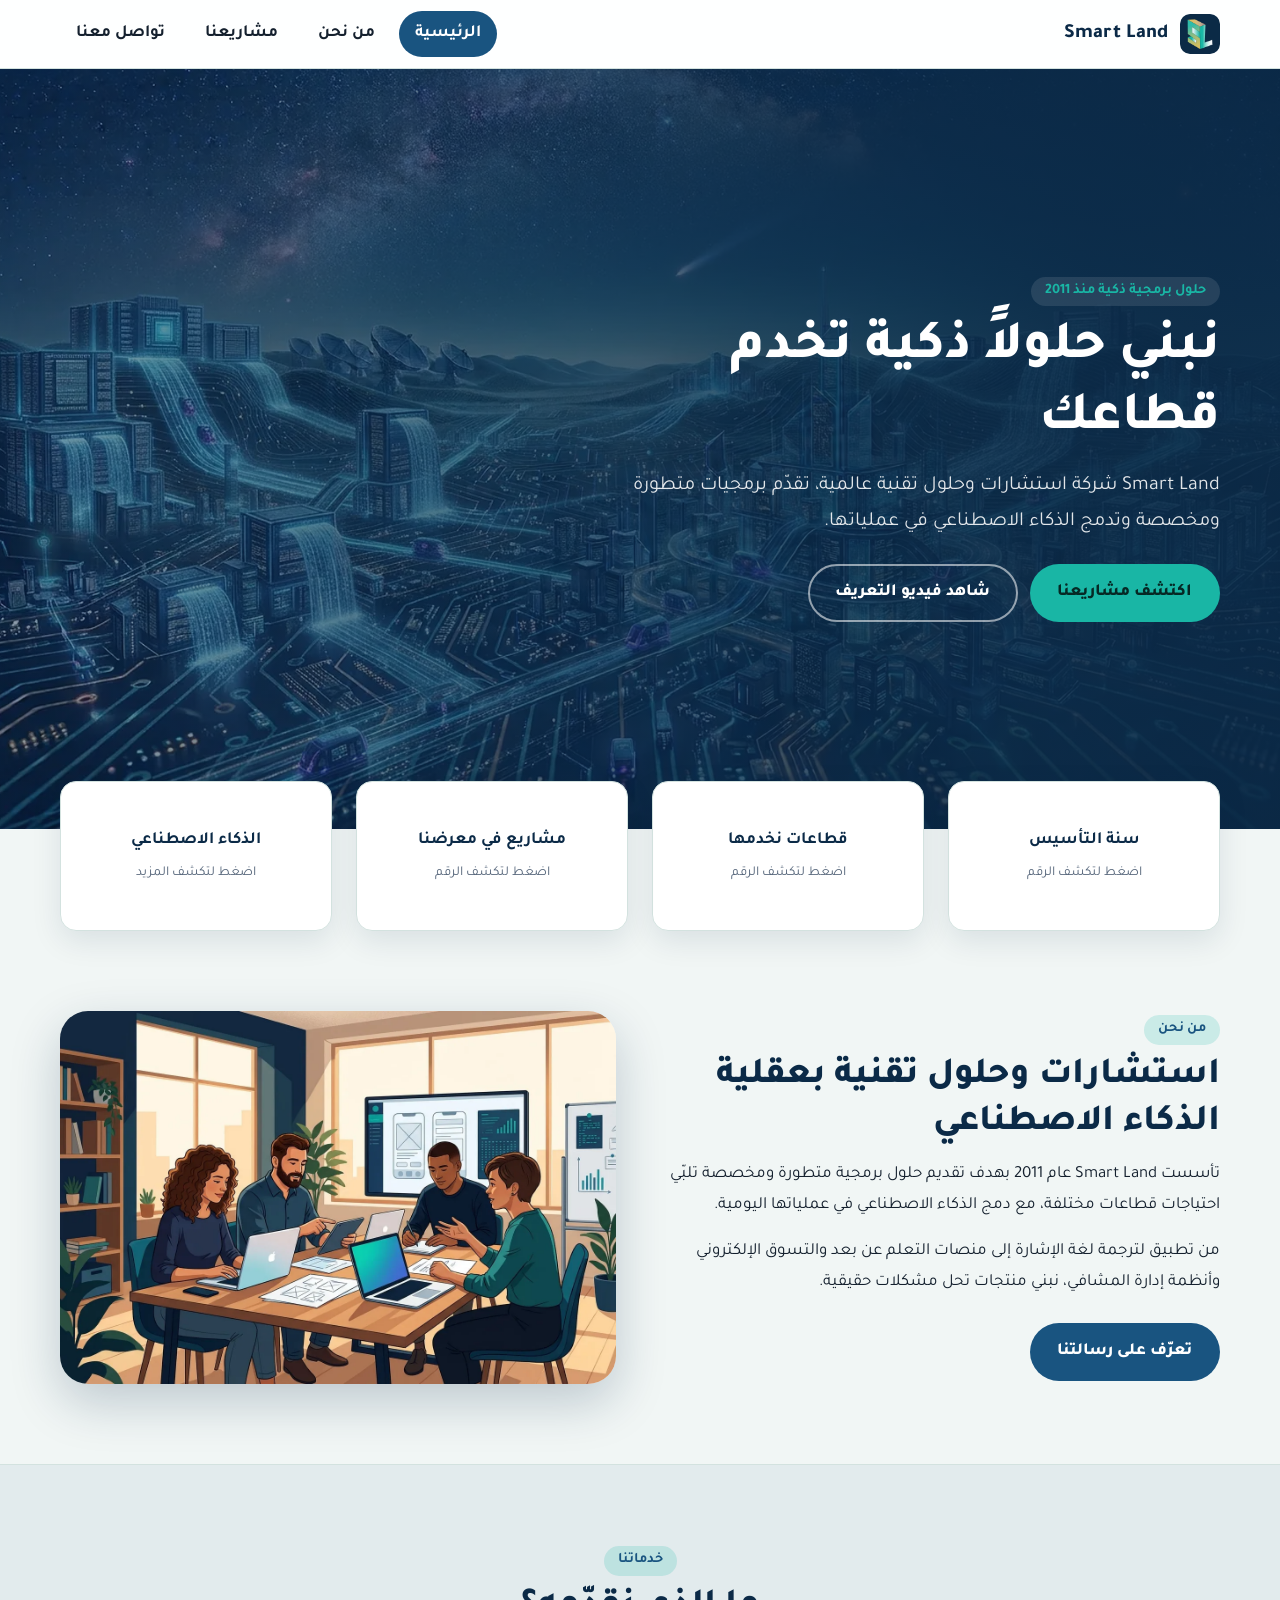
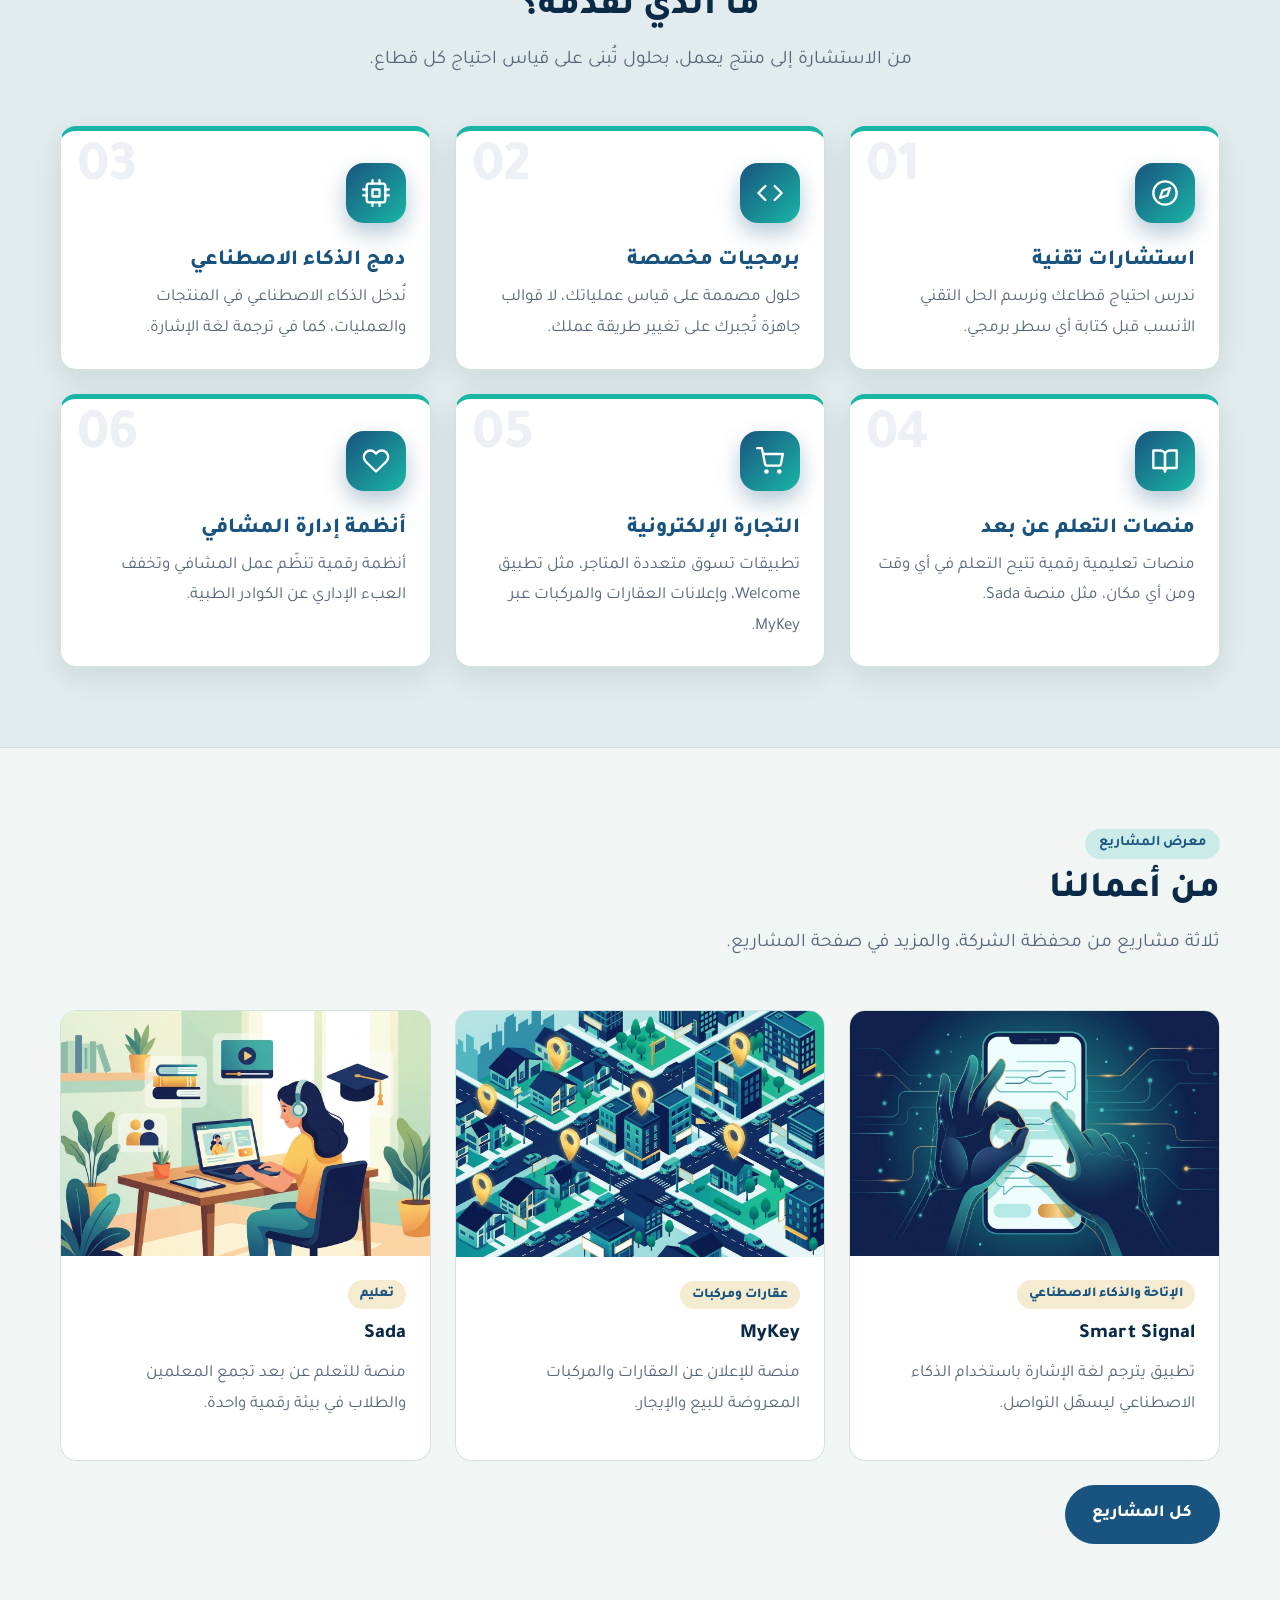
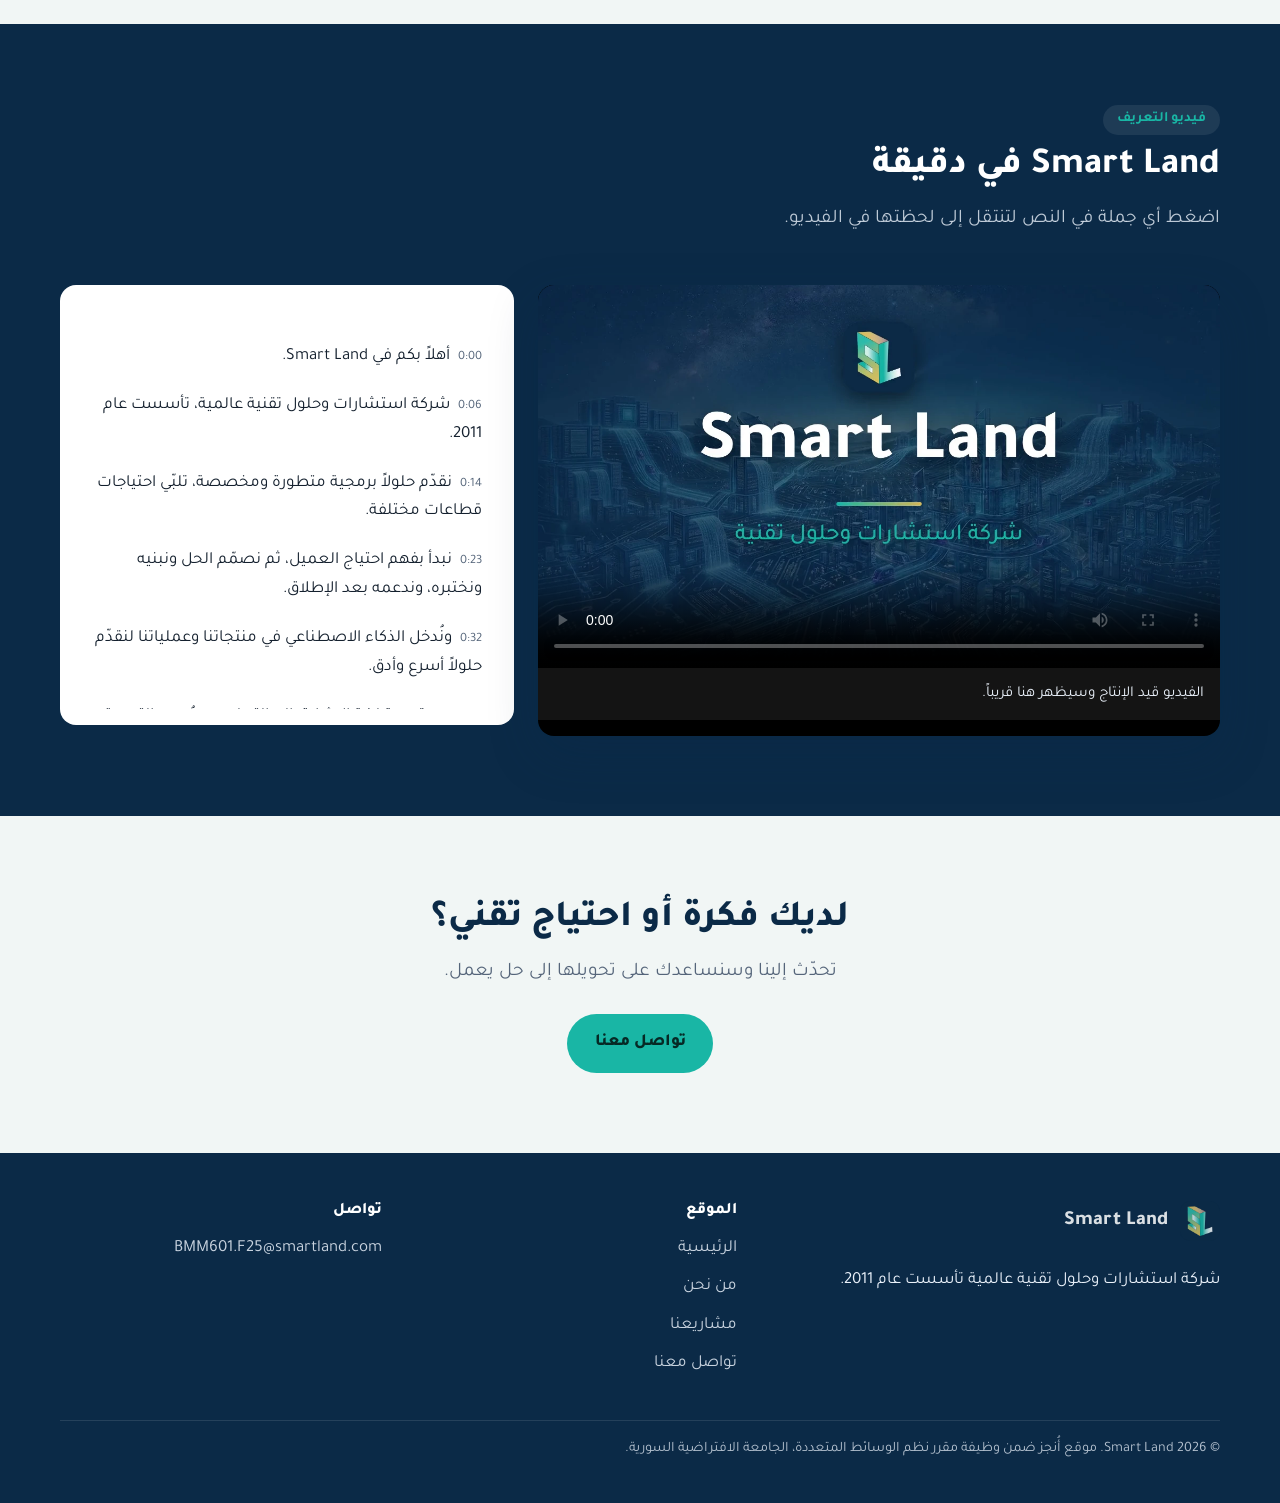
<file: index.html>
<!doctype html>
<html lang="ar" dir="rtl">
<head>
  <meta charset="utf-8">
  <meta name="viewport" content="width=device-width, initial-scale=1">
  <title>Smart Land | حلول برمجية ذكية</title>
  <meta name="description" content="Smart Land شركة استشارات وحلول تقنية عالمية تأسست عام 2011، تقدّم برمجيات مخصصة وتدمج الذكاء الاصطناعي في عملياتها.">
  <link rel="icon" type="image/webp" href="assets/images/favicon.webp">
  <link rel="preconnect" href="https://fonts.googleapis.com">
  <link rel="preconnect" href="https://fonts.gstatic.com" crossorigin>
  <link rel="stylesheet" href="https://fonts.googleapis.com/css2?family=Tajawal:wght@400;500;700;800&display=swap">
  <link rel="stylesheet" href="css/tokens.css">
  <link rel="stylesheet" href="css/base.css">
  <link rel="stylesheet" href="css/components.css">
  <script>document.documentElement.classList.add("js");</script>
</head>
<body>
  <!-- أيقونات (sprite) -->
  <svg width="0" height="0" style="position:absolute" aria-hidden="true" focusable="false">
    <symbol id="i-cpu" viewBox="0 0 24 24"><rect x="4" y="4" width="16" height="16" rx="2"/><rect x="9" y="9" width="6" height="6"/><path d="M9 1v3M15 1v3M9 20v3M15 20v3M20 9h3M20 14h3M1 9h3M1 14h3"/></symbol>
    <symbol id="i-code" viewBox="0 0 24 24"><polyline points="16 18 22 12 16 6"/><polyline points="8 6 2 12 8 18"/></symbol>
    <symbol id="i-heart" viewBox="0 0 24 24"><path d="M20.8 4.6a5.5 5.5 0 0 0-7.8 0L12 5.7l-1-1.1a5.5 5.5 0 0 0-7.8 7.8l1 1.1L12 21l7.8-7.5 1-1.1a5.5 5.5 0 0 0 0-7.8z"/></symbol>
    <symbol id="i-cart" viewBox="0 0 24 24"><circle cx="9" cy="21" r="1"/><circle cx="20" cy="21" r="1"/><path d="M1 1h4l2.7 13.4a2 2 0 0 0 2 1.6h9.7a2 2 0 0 0 2-1.6L23 6H6"/></symbol>
    <symbol id="i-book" viewBox="0 0 24 24"><path d="M2 3h6a4 4 0 0 1 4 4v14a3 3 0 0 0-3-3H2z"/><path d="M22 3h-6a4 4 0 0 0-4 4v14a3 3 0 0 1 3-3h7z"/></symbol>
    <symbol id="i-compass" viewBox="0 0 24 24"><circle cx="12" cy="12" r="10"/><polygon points="16.24 7.76 14.12 14.12 7.76 16.24 9.88 9.88 16.24 7.76"/></symbol>
  </svg>

  <a class="skip-link" href="#main">انتقل إلى المحتوى</a>

  <header class="site-header">
    <div class="container">
      <a class="brand" href="index.html">
        <img src="assets/images/logo-main.webp" width="40" height="40" alt="شعار Smart Land">
        <span>Smart Land</span>
      </a>
      <button class="nav-toggle" aria-expanded="false" aria-controls="site-nav" aria-label="القائمة">
        <span></span><span></span><span></span>
      </button>
      <nav class="nav" id="site-nav" aria-label="التنقل الرئيسي">
        <a href="index.html" aria-current="page">الرئيسية</a>
        <a href="about.html">من نحن</a>
        <a href="projects.html">مشاريعنا</a>
        <a href="contact.html">تواصل معنا</a>
      </nav>
    </div>
  </header>

  <main id="main">
    <!-- ========== الواجهة الرئيسية ========== -->
    <section class="hero">
      <img class="hero__bg" src="assets/images/hero.webp" width="1600" height="900" alt="" fetchpriority="high">
      <div class="container">
        <span class="eyebrow">حلول برمجية ذكية منذ 2011</span>
        <h1>نبني حلولاً ذكية تخدم قطاعك</h1>
        <p>Smart Land شركة استشارات وحلول تقنية عالمية، تقدّم برمجيات متطورة ومخصصة وتدمج الذكاء الاصطناعي في عملياتها.</p>
        <div class="btn-row">
          <a class="btn btn--primary" href="projects.html">اكتشف مشاريعنا</a>
          <a class="btn btn--ghost" href="#intro-video">شاهد فيديو التعريف</a>
        </div>
      </div>
    </section>

    <!-- ========== إحصاءات سريعة (كلها من نص الوظيفة) ========== -->
    <div class="container">
      <div class="stats reveal">
        <!-- كل مربع زر: الوجه الأمامي يعرض العنوان، والخلفي يعرض النتيجة. الضغط يقلبه (js/main.js + css/components.css) -->
        <button class="stat" type="button" aria-pressed="false">
          <span class="stat__inner">
            <span class="stat__face stat__face--front">
              <span class="stat__label">سنة التأسيس</span>
              <span class="stat__hint">اضغط لتكشف الرقم</span>
            </span>
            <span class="stat__face stat__face--back">
              <strong class="stat__value">2011</strong>
              <span class="stat__label">سنة التأسيس</span>
            </span>
          </span>
        </button>
        <button class="stat" type="button" aria-pressed="false">
          <span class="stat__inner">
            <span class="stat__face stat__face--front">
              <span class="stat__label">قطاعات نخدمها</span>
              <span class="stat__hint">اضغط لتكشف الرقم</span>
            </span>
            <span class="stat__face stat__face--back">
              <strong class="stat__value">5</strong>
              <span class="stat__label">قطاعات نخدمها</span>
            </span>
          </span>
        </button>
        <button class="stat" type="button" aria-pressed="false">
          <span class="stat__inner">
            <span class="stat__face stat__face--front">
              <span class="stat__label">مشاريع في معرضنا</span>
              <span class="stat__hint">اضغط لتكشف الرقم</span>
            </span>
            <span class="stat__face stat__face--back">
              <strong class="stat__value">5</strong>
              <span class="stat__label">مشاريع في معرضنا</span>
            </span>
          </span>
        </button>
        <button class="stat" type="button" aria-pressed="false">
          <span class="stat__inner">
            <span class="stat__face stat__face--front">
              <span class="stat__label">الذكاء الاصطناعي</span>
              <span class="stat__hint">اضغط لتكشف المزيد</span>
            </span>
            <span class="stat__face stat__face--back">
              <strong class="stat__value">AI</strong>
              <span class="stat__label">مدمج في عملياتنا</span>
            </span>
          </span>
        </button>
      </div>
    </div>

    <!-- ========== من نحن (مختصر) ========== -->
    <section class="section">
      <div class="container split">
        <div class="reveal">
          <span class="eyebrow">من نحن</span>
          <h2>استشارات وحلول تقنية بعقلية الذكاء الاصطناعي</h2>
          <p>تأسست Smart Land عام 2011 بهدف تقديم حلول برمجية متطورة ومخصصة تلبّي احتياجات قطاعات مختلفة، مع دمج الذكاء الاصطناعي في عملياتها اليومية.</p>
          <p>من تطبيق لترجمة لغة الإشارة إلى منصات التعلم عن بعد والتسوق الإلكتروني وأنظمة إدارة المشافي، نبني منتجات تحل مشكلات حقيقية.</p>
          <div class="btn-row"><a class="btn btn--dark" href="about.html">تعرّف على رسالتنا</a></div>
        </div>
        <img class="reveal" src="assets/images/about-team.webp" width="1200" height="800" loading="lazy" alt="رسم توضيحي مولّد بالذكاء الاصطناعي لفريق يناقش تصميم حل برمجي">
      </div>
    </section>

    <!-- ========== الخدمات ========== -->
    <section class="section section--cards">
      <div class="container">
        <div class="section-head section-head--center reveal">
          <span class="eyebrow">خدماتنا</span>
          <h2>ما الذي نقدّمه؟</h2>
          <p class="lead">من الاستشارة إلى منتج يعمل، بحلول تُبنى على قياس احتياج كل قطاع.</p>
        </div>
        <div class="grid">
          <article class="card reveal">
            <span class="icon"><svg aria-hidden="true"><use href="#i-compass"/></svg></span>
            <h3>استشارات تقنية</h3>
            <p>ندرس احتياج قطاعك ونرسم الحل التقني الأنسب قبل كتابة أي سطر برمجي.</p>
          </article>
          <article class="card reveal">
            <span class="icon"><svg aria-hidden="true"><use href="#i-code"/></svg></span>
            <h3>برمجيات مخصصة</h3>
            <p>حلول مصممة على قياس عملياتك، لا قوالب جاهزة تُجبرك على تغيير طريقة عملك.</p>
          </article>
          <article class="card reveal">
            <span class="icon"><svg aria-hidden="true"><use href="#i-cpu"/></svg></span>
            <h3>دمج الذكاء الاصطناعي</h3>
            <p>نُدخل الذكاء الاصطناعي في المنتجات والعمليات، كما في ترجمة لغة الإشارة.</p>
          </article>
          <article class="card reveal">
            <span class="icon"><svg aria-hidden="true"><use href="#i-book"/></svg></span>
            <h3>منصات التعلم عن بعد</h3>
            <p>منصات تعليمية رقمية تتيح التعلم في أي وقت ومن أي مكان، مثل منصة Sada.</p>
          </article>
          <article class="card reveal">
            <span class="icon"><svg aria-hidden="true"><use href="#i-cart"/></svg></span>
            <h3>التجارة الإلكترونية</h3>
            <p>تطبيقات تسوق متعددة المتاجر، مثل تطبيق Welcome، وإعلانات العقارات والمركبات عبر MyKey.</p>
          </article>
          <article class="card reveal">
            <span class="icon"><svg aria-hidden="true"><use href="#i-heart"/></svg></span>
            <h3>أنظمة إدارة المشافي</h3>
            <p>أنظمة رقمية تنظّم عمل المشافي وتخفف العبء الإداري عن الكوادر الطبية.</p>
          </article>
        </div>
      </div>
    </section>

    <!-- ========== مشاريع مختارة ========== -->
    <section class="section">
      <div class="container">
        <div class="section-head reveal">
          <span class="eyebrow">معرض المشاريع</span>
          <h2>من أعمالنا</h2>
          <p class="lead">ثلاثة مشاريع من محفظة الشركة، والمزيد في صفحة المشاريع.</p>
        </div>
        <div class="grid">
          <article class="project reveal">
            <img src="assets/images/project-smart-signal.webp" width="1200" height="800" loading="lazy" alt="رسم توضيحي مولّد بالذكاء الاصطناعي ليدين تتحدثان بلغة الإشارة أمام هاتف يترجمها إلى نص (مشروع Smart Signal)">
            <div class="project__body">
              <span class="tag">الإتاحة والذكاء الاصطناعي</span>
              <h3>Smart Signal</h3>
              <p>تطبيق يترجم لغة الإشارة باستخدام الذكاء الاصطناعي ليسهّل التواصل.</p>
            </div>
          </article>
          <article class="project reveal">
            <img src="assets/images/project-mykey.webp" width="1200" height="800" loading="lazy" alt="رسم توضيحي مولّد بالذكاء الاصطناعي لمدينة عليها دبابيس مواقع تمثّل عقارات ومركبات (منصة MyKey)">
            <div class="project__body">
              <span class="tag">عقارات ومركبات</span>
              <h3>MyKey</h3>
              <p>منصة للإعلان عن العقارات والمركبات المعروضة للبيع والإيجار.</p>
            </div>
          </article>
          <article class="project reveal">
            <img src="assets/images/project-sada.webp" width="1200" height="800" loading="lazy" alt="رسم توضيحي مولّد بالذكاء الاصطناعي لطالبة تتعلم عن بعد عبر حاسوب محمول (منصة Sada)">
            <div class="project__body">
              <span class="tag">تعليم</span>
              <h3>Sada</h3>
              <p>منصة للتعلم عن بعد تجمع المعلمين والطلاب في بيئة رقمية واحدة.</p>
            </div>
          </article>
        </div>
        <div class="btn-row"><a class="btn btn--dark" href="projects.html">كل المشاريع</a></div>
      </div>
    </section>

    <!-- ========== فيديو التعريف + نص متزامن ========== -->
    <section class="section section--dark" id="intro-video">
      <div class="container">
        <div class="section-head reveal">
          <span class="eyebrow">فيديو التعريف</span>
          <h2>Smart Land في دقيقة</h2>
          <p class="lead">اضغط أي جملة في النص لتنتقل إلى لحظتها في الفيديو.</p>
        </div>
        <div class="video-block" data-video-block>
          <div class="video-player">
            <video controls preload="metadata" playsinline poster="assets/images/poster-intro.webp">
              <source src="assets/video/intro.mp4" type="video/mp4">
              <track kind="subtitles" src="assets/video/intro.ar.vtt" srclang="ar" label="العربية" default>
              متصفحك لا يدعم تشغيل الفيديو.
            </video>
            <p class="video-fallback" hidden>الفيديو قيد الإنتاج وسيظهر هنا قريباً.</p>
          </div>
          <aside class="transcript" aria-label="النص المرافق للفيديو">
            <h3>النص المرافق</h3>
            <ol data-transcript><li><button type="button" disabled>سيظهر النص هنا مع تشغيل الفيديو.</button></li></ol>
          </aside>
        </div>
      </div>
    </section>

    <!-- ========== دعوة للتواصل ========== -->
    <section class="section cta">
      <div class="container reveal">
        <h2>لديك فكرة أو احتياج تقني؟</h2>
        <p class="lead">تحدّث إلينا وسنساعدك على تحويلها إلى حل يعمل.</p>
        <div class="btn-row"><a class="btn btn--primary" href="contact.html">تواصل معنا</a></div>
      </div>
    </section>
  </main>

  <footer class="site-footer">
    <div class="container">
      <div class="footer-grid">
        <div>
          <a class="brand" href="index.html"><img src="assets/images/logo-main.webp" width="40" height="40" alt="" ><span>Smart Land</span></a>
          <p>شركة استشارات وحلول تقنية عالمية تأسست عام 2011.</p>
        </div>
        <nav aria-label="روابط التذييل">
          <h3>الموقع</h3>
          <ul>
            <li><a href="index.html">الرئيسية</a></li>
            <li><a href="about.html">من نحن</a></li>
            <li><a href="projects.html">مشاريعنا</a></li>
            <li><a href="contact.html">تواصل معنا</a></li>
          </ul>
        </nav>
        <div>
          <h3>تواصل</h3>
          <!-- TODO[R7]: ضع بيانات التواصل الرسمية للشركة بدل القيمة المؤقتة -->
          <ul><li><a href="mailto:BMM601.F25@smartland.com">BMM601.F25@smartland.com</a></li></ul>
        </div>
      </div>
      <p class="footer-note">© <span data-year>2026</span> Smart Land. موقع أُنجز ضمن وظيفة مقرر نظم الوسائط المتعددة، الجامعة الافتراضية السورية.</p>
    </div>
  </footer>

  <script src="js/main.js" defer></script>
  <script src="js/video-sync.js" defer></script>
</body>
</html>
</file>
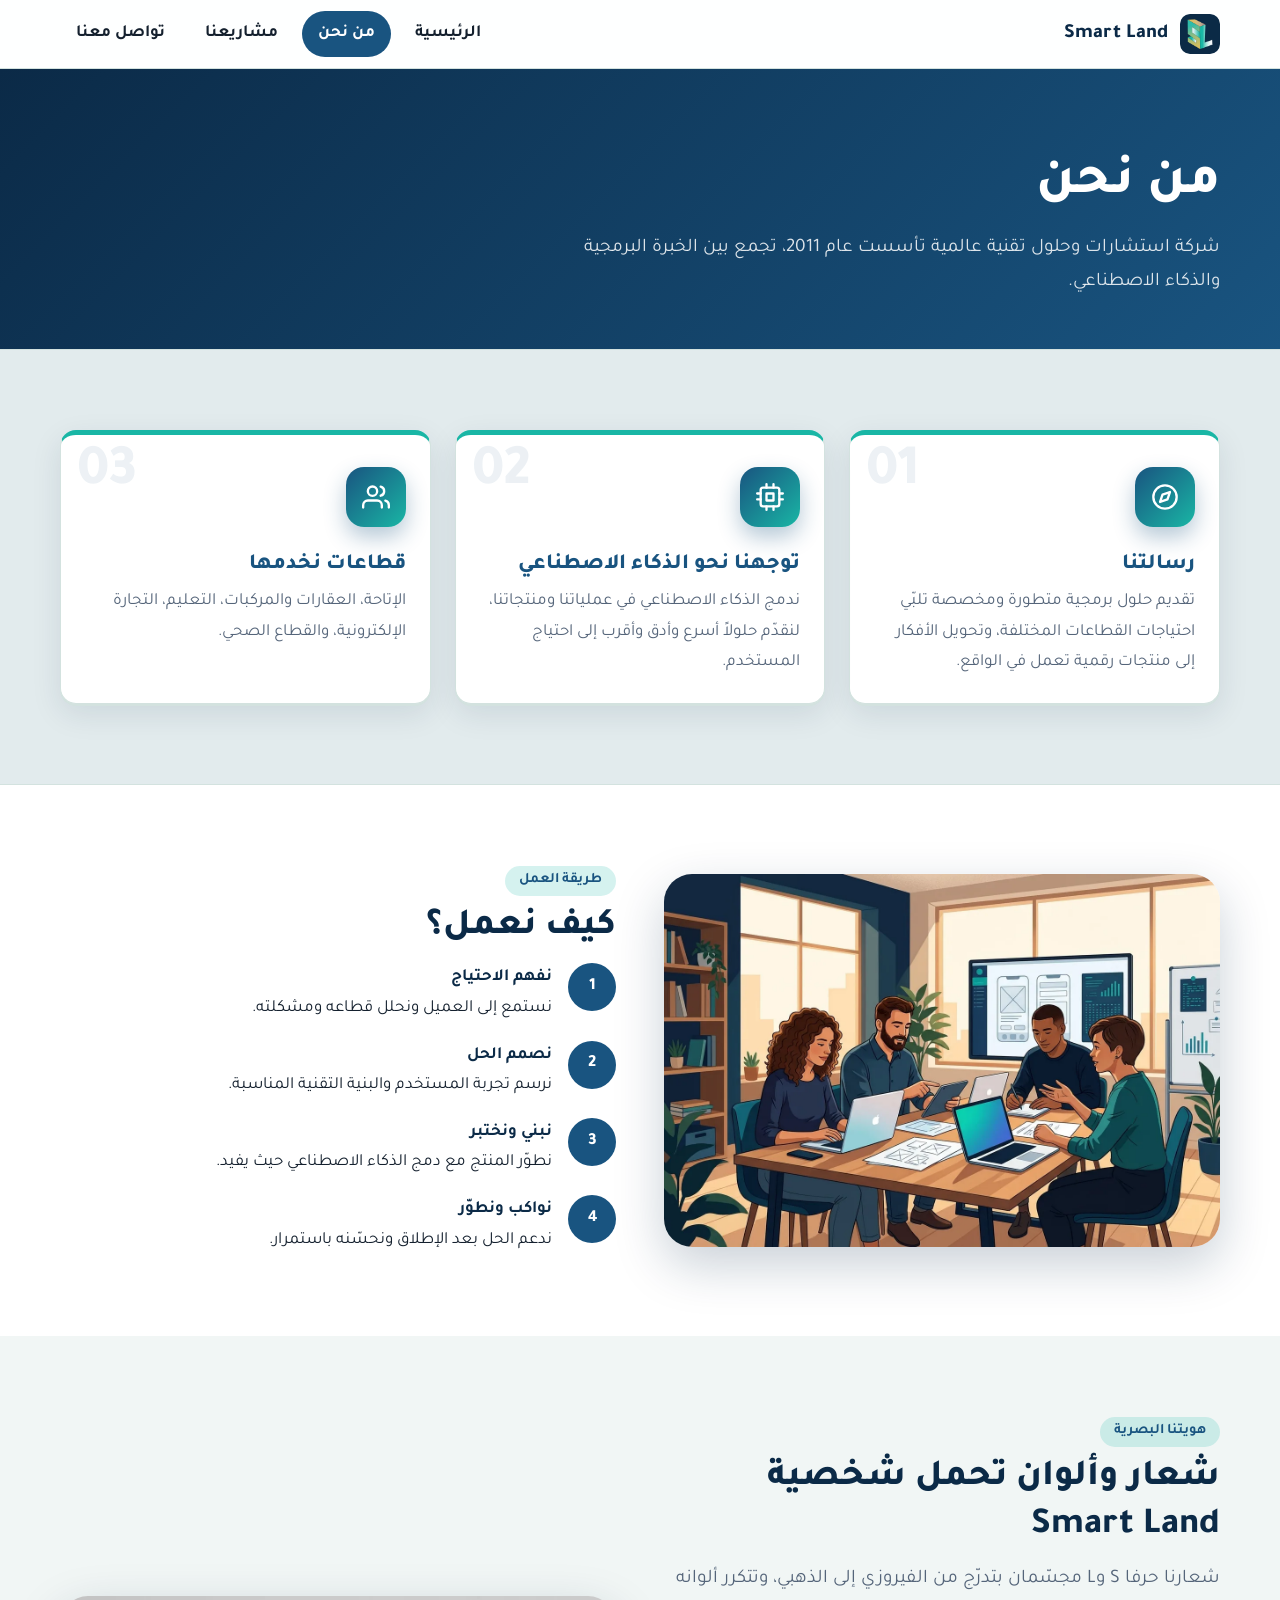
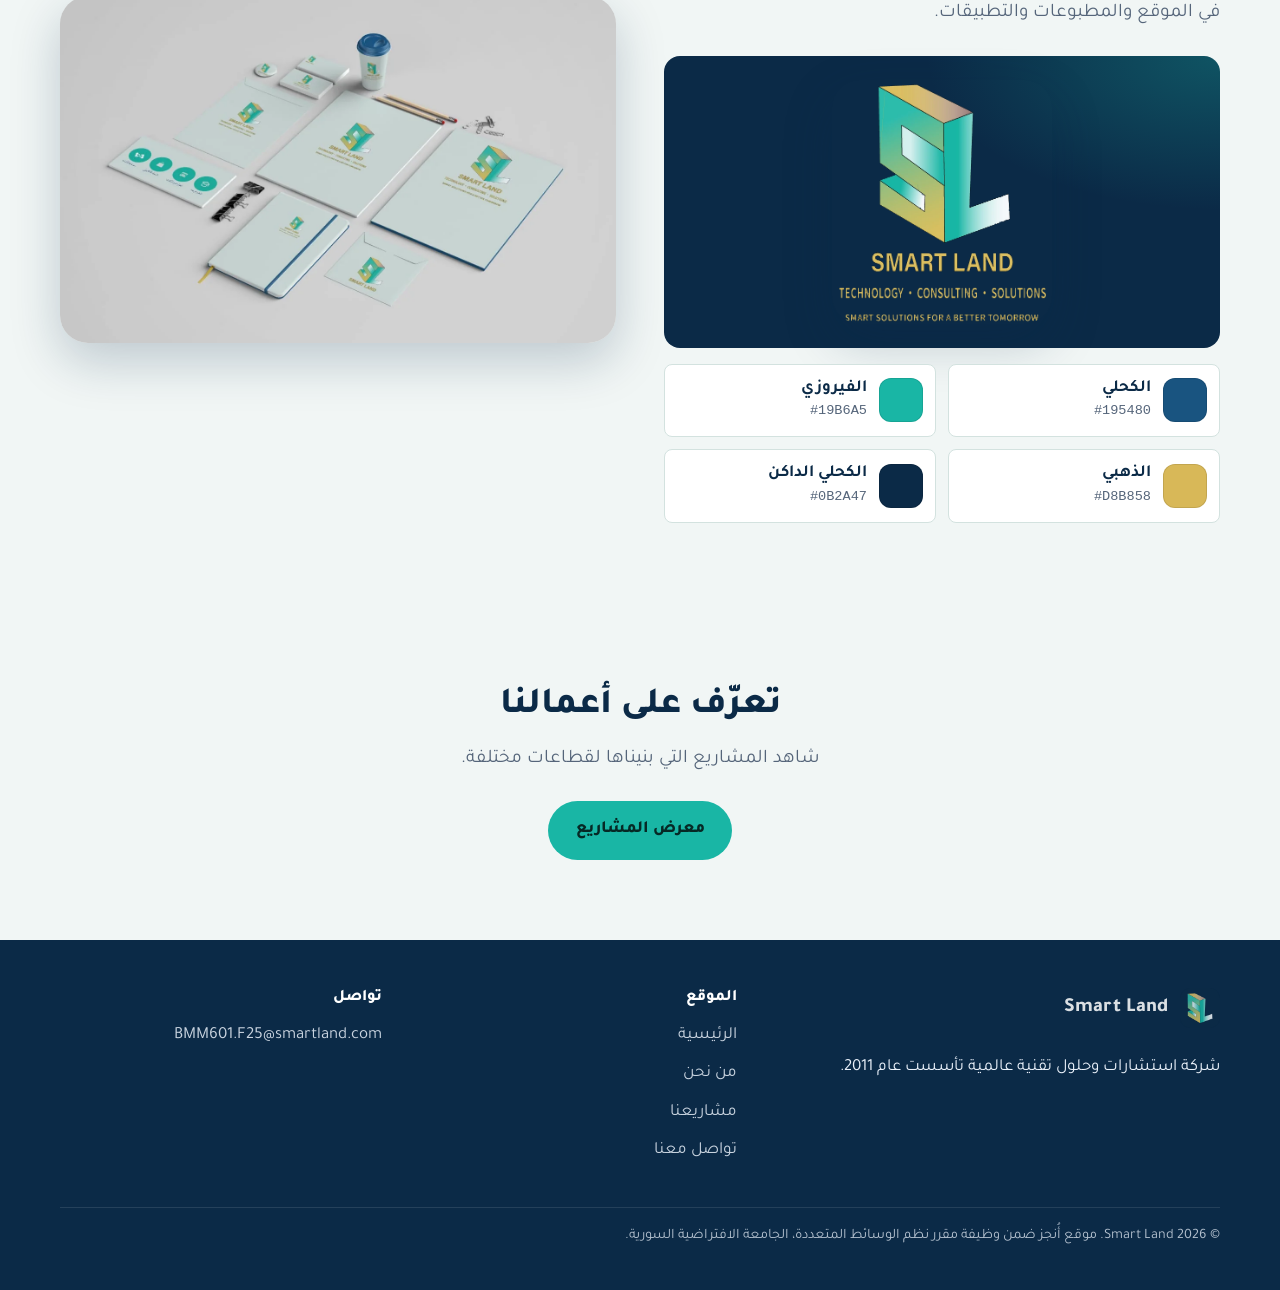
<file: about.html>
<!doctype html>
<html lang="ar" dir="rtl">
<head>
  <meta charset="utf-8">
  <meta name="viewport" content="width=device-width, initial-scale=1">
  <title>من نحن | Smart Land</title>
  <meta name="description" content="رسالة Smart Land وتوجهاتها وطريقة عملها في تقديم حلول برمجية مخصصة مدمجة بالذكاء الاصطناعي.">
  <link rel="icon" type="image/webp" href="assets/images/favicon.webp">
  <link rel="preconnect" href="https://fonts.googleapis.com">
  <link rel="preconnect" href="https://fonts.gstatic.com" crossorigin>
  <link rel="stylesheet" href="https://fonts.googleapis.com/css2?family=Tajawal:wght@400;500;700;800&display=swap">
  <link rel="stylesheet" href="css/tokens.css">
  <link rel="stylesheet" href="css/base.css">
  <link rel="stylesheet" href="css/components.css">
  <script>document.documentElement.classList.add("js");</script>
</head>
<body>
  <svg width="0" height="0" style="position:absolute" aria-hidden="true" focusable="false">
    <symbol id="i-cpu" viewBox="0 0 24 24"><rect x="4" y="4" width="16" height="16" rx="2"/><rect x="9" y="9" width="6" height="6"/><path d="M9 1v3M15 1v3M9 20v3M15 20v3M20 9h3M20 14h3M1 9h3M1 14h3"/></symbol>
    <symbol id="i-compass" viewBox="0 0 24 24"><circle cx="12" cy="12" r="10"/><polygon points="16.24 7.76 14.12 14.12 7.76 16.24 9.88 9.88 16.24 7.76"/></symbol>
    <symbol id="i-users" viewBox="0 0 24 24"><path d="M17 21v-2a4 4 0 0 0-4-4H5a4 4 0 0 0-4 4v2"/><circle cx="9" cy="7" r="4"/><path d="M23 21v-2a4 4 0 0 0-3-3.87"/><path d="M16 3.13a4 4 0 0 1 0 7.75"/></symbol>
  </svg>

  <a class="skip-link" href="#main">انتقل إلى المحتوى</a>

  <header class="site-header">
    <div class="container">
      <a class="brand" href="index.html">
        <img src="assets/images/logo-main.webp" width="40" height="40" alt="شعار Smart Land">
        <span>Smart Land</span>
      </a>
      <button class="nav-toggle" aria-expanded="false" aria-controls="site-nav" aria-label="القائمة">
        <span></span><span></span><span></span>
      </button>
      <nav class="nav" id="site-nav" aria-label="التنقل الرئيسي">
        <a href="index.html">الرئيسية</a>
        <a href="about.html" aria-current="page">من نحن</a>
        <a href="projects.html">مشاريعنا</a>
        <a href="contact.html">تواصل معنا</a>
      </nav>
    </div>
  </header>

  <main id="main">
    <section class="page-hero">
      <div class="container">
        <h1>من نحن</h1>
        <p>شركة استشارات وحلول تقنية عالمية تأسست عام 2011، تجمع بين الخبرة البرمجية والذكاء الاصطناعي.</p>
      </div>
    </section>

    <!-- ========== الرسالة والتوجهات ========== -->
    <section class="section section--cards">
      <div class="container">
        <div class="grid">
          <article class="card reveal">
            <span class="icon"><svg aria-hidden="true"><use href="#i-compass"/></svg></span>
            <h2>رسالتنا</h2>
            <p>تقديم حلول برمجية متطورة ومخصصة تلبّي احتياجات القطاعات المختلفة، وتحويل الأفكار إلى منتجات رقمية تعمل في الواقع.</p>
          </article>
          <article class="card reveal">
            <span class="icon"><svg aria-hidden="true"><use href="#i-cpu"/></svg></span>
            <h2>توجهنا نحو الذكاء الاصطناعي</h2>
            <p>ندمج الذكاء الاصطناعي في عملياتنا ومنتجاتنا، لنقدّم حلولاً أسرع وأدق وأقرب إلى احتياج المستخدم.</p>
          </article>
          <article class="card reveal">
            <span class="icon"><svg aria-hidden="true"><use href="#i-users"/></svg></span>
            <h2>قطاعات نخدمها</h2>
            <p>الإتاحة، العقارات والمركبات، التعليم، التجارة الإلكترونية، والقطاع الصحي.</p>
          </article>
        </div>
      </div>
    </section>

    <!-- ========== الصورة + كيف نعمل ========== -->
    <section class="section section--alt">
      <div class="container split">
        <img class="reveal" src="assets/images/about-team.webp" width="1200" height="800" loading="lazy" alt="رسم توضيحي مولّد بالذكاء الاصطناعي لفريق يناقش تصميم حل برمجي">
        <div class="reveal">
          <span class="eyebrow">طريقة العمل</span>
          <h2>كيف نعمل؟</h2>
          <ol class="steps">
            <li><div><strong>نفهم الاحتياج</strong>نستمع إلى العميل ونحلل قطاعه ومشكلته.</div></li>
            <li><div><strong>نصمم الحل</strong>نرسم تجربة المستخدم والبنية التقنية المناسبة.</div></li>
            <li><div><strong>نبني ونختبر</strong>نطوّر المنتج مع دمج الذكاء الاصطناعي حيث يفيد.</div></li>
            <li><div><strong>نواكب ونطوّر</strong>ندعم الحل بعد الإطلاق ونحسّنه باستمرار.</div></li>
          </ol>
        </div>
      </div>
    </section>

    <!-- ========== هويتنا البصرية (مواد R3) ========== -->
    <section class="section">
      <div class="container split">
        <div class="reveal">
          <span class="eyebrow">هويتنا البصرية</span>
          <h2>شعار وألوان تحمل شخصية Smart Land</h2>
          <p class="lead">شعارنا حرفا S وL مجسّمان بتدرّج من الفيروزي إلى الذهبي، وتتكرر ألوانه في الموقع والمطبوعات والتطبيقات.</p>
          <div class="logo-panel"><img src="assets/images/logo-full.webp" width="510" height="565" loading="lazy" alt="شعار Smart Land: الحرفان S وL بتدرّج فيروزي وذهبي مع الاسم والشعار الفرعي"></div>
          <ul class="swatches">
            <li><span class="chip" style="--sw: var(--color-primary)"></span><span><strong>الكحلي</strong><code>#195480</code></span></li>
            <li><span class="chip" style="--sw: var(--color-accent)"></span><span><strong>الفيروزي</strong><code>#19B6A5</code></span></li>
            <li><span class="chip" style="--sw: var(--color-highlight)"></span><span><strong>الذهبي</strong><code>#D8B858</code></span></li>
            <li><span class="chip" style="--sw: var(--color-dark)"></span><span><strong>الكحلي الداكن</strong><code>#0B2A47</code></span></li>
          </ul>
        </div>
        <img class="reveal" src="assets/images/identity-mockup.webp" width="1280" height="800" loading="lazy" alt="نموذج للمطبوعات المؤسسية: ملفات ومغلفات ودفتر وكوب وبطاقات أعمال تحمل شعار Smart Land">
      </div>
    </section>

    <section class="section cta">
      <div class="container reveal">
        <h2>تعرّف على أعمالنا</h2>
        <p class="lead">شاهد المشاريع التي بنيناها لقطاعات مختلفة.</p>
        <div class="btn-row"><a class="btn btn--primary" href="projects.html">معرض المشاريع</a></div>
      </div>
    </section>
  </main>

  <footer class="site-footer">
    <div class="container">
      <div class="footer-grid">
        <div>
          <a class="brand" href="index.html"><img src="assets/images/logo-main.webp" width="40" height="40" alt=""><span>Smart Land</span></a>
          <p>شركة استشارات وحلول تقنية عالمية تأسست عام 2011.</p>
        </div>
        <nav aria-label="روابط التذييل">
          <h3>الموقع</h3>
          <ul>
            <li><a href="index.html">الرئيسية</a></li>
            <li><a href="about.html">من نحن</a></li>
            <li><a href="projects.html">مشاريعنا</a></li>
            <li><a href="contact.html">تواصل معنا</a></li>
          </ul>
        </nav>
        <div>
          <h3>تواصل</h3>
          <ul><li><a href="mailto:BMM601.F25@smartland.com">BMM601.F25@smartland.com</a></li></ul>
        </div>
      </div>
      <p class="footer-note">© <span data-year>2026</span> Smart Land. موقع أُنجز ضمن وظيفة مقرر نظم الوسائط المتعددة، الجامعة الافتراضية السورية.</p>
    </div>
  </footer>

  <script src="js/main.js" defer></script>
</body>
</html>
</file>
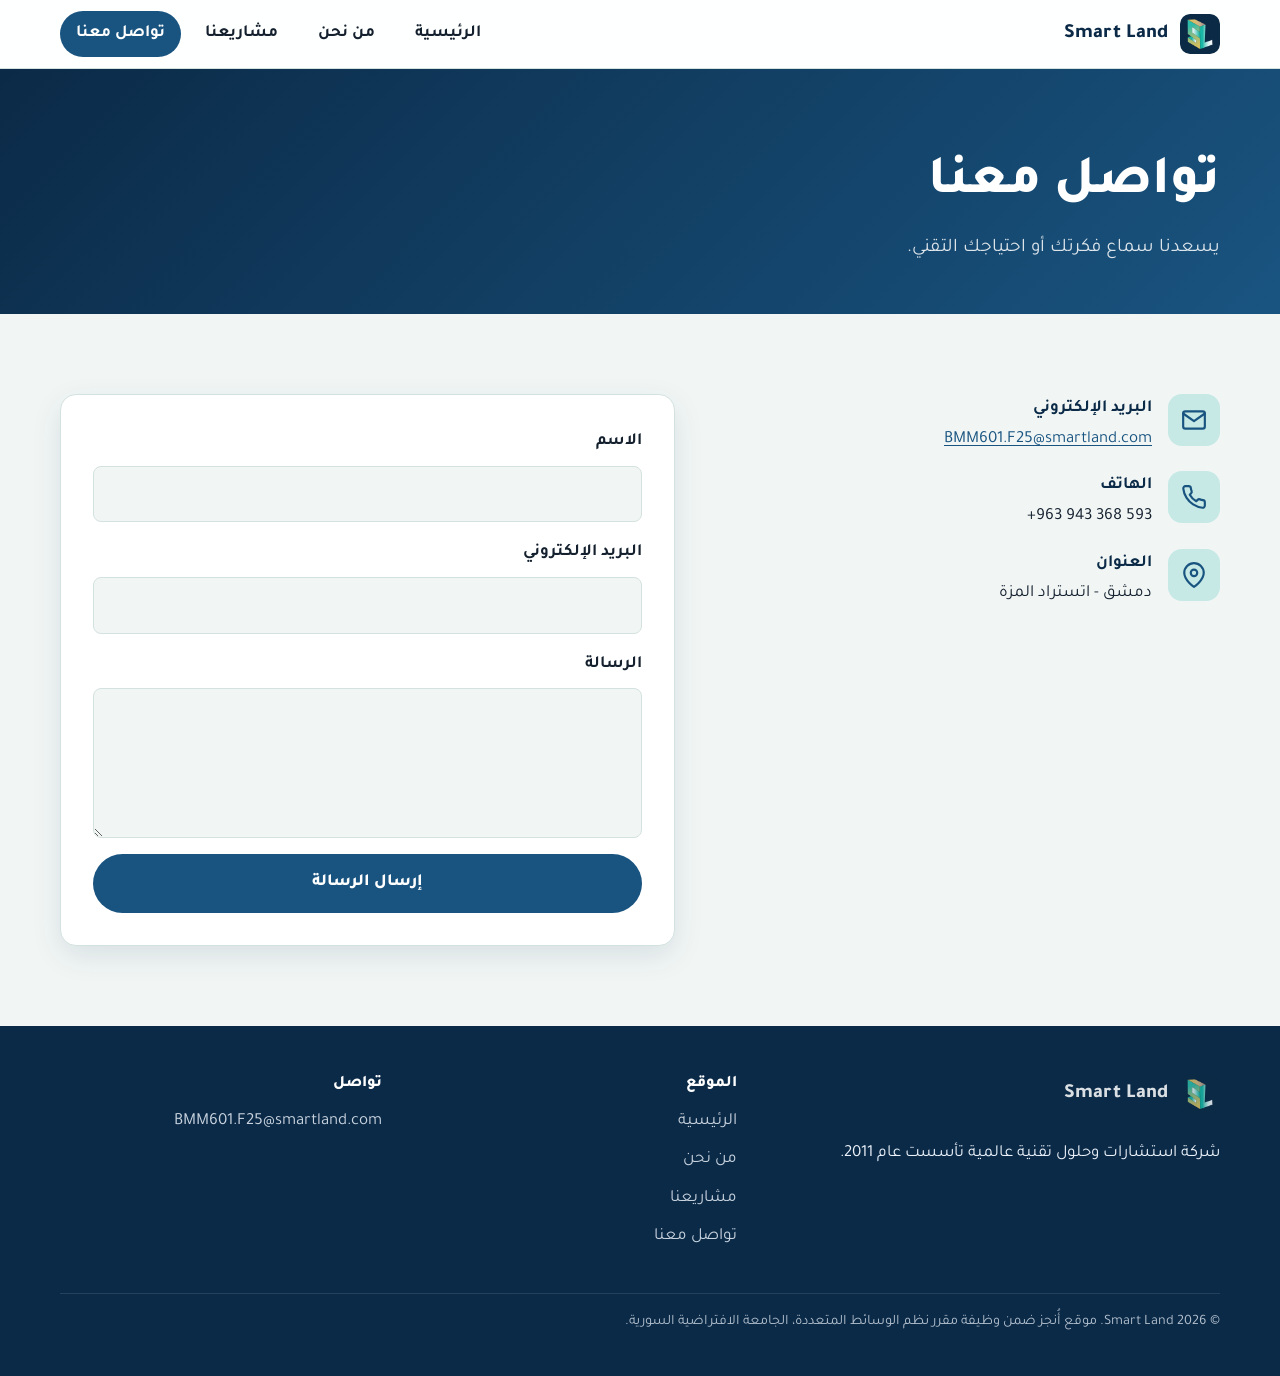
<file: contact.html>
<!doctype html>
<html lang="ar" dir="rtl">
<head>
  <meta charset="utf-8">
  <meta name="viewport" content="width=device-width, initial-scale=1">
  <title>تواصل معنا | Smart Land</title>
  <meta name="description" content="معلومات التواصل مع شركة Smart Land ونموذج لإرسال رسالة.">
  <link rel="icon" type="image/webp" href="assets/images/favicon.webp">
  <link rel="preconnect" href="https://fonts.googleapis.com">
  <link rel="preconnect" href="https://fonts.gstatic.com" crossorigin>
  <link rel="stylesheet" href="https://fonts.googleapis.com/css2?family=Tajawal:wght@400;500;700;800&display=swap">
  <link rel="stylesheet" href="css/tokens.css">
  <link rel="stylesheet" href="css/base.css">
  <link rel="stylesheet" href="css/components.css">
  <script>document.documentElement.classList.add("js");</script>
</head>
<body>
  <svg width="0" height="0" style="position:absolute" aria-hidden="true" focusable="false">
    <symbol id="i-mail" viewBox="0 0 24 24"><path d="M4 4h16a2 2 0 0 1 2 2v12a2 2 0 0 1-2 2H4a2 2 0 0 1-2-2V6a2 2 0 0 1 2-2z"/><polyline points="22,6 12,13 2,6"/></symbol>
    <symbol id="i-phone" viewBox="0 0 24 24"><path d="M22 16.92v3a2 2 0 0 1-2.18 2 19.79 19.79 0 0 1-8.63-3.07 19.5 19.5 0 0 1-6-6 19.79 19.79 0 0 1-3.07-8.67A2 2 0 0 1 4.11 2h3a2 2 0 0 1 2 1.72 12.84 12.84 0 0 0 .7 2.81 2 2 0 0 1-.45 2.11L8.09 9.91a16 16 0 0 0 6 6l1.27-1.27a2 2 0 0 1 2.11-.45 12.84 12.84 0 0 0 2.81.7A2 2 0 0 1 22 16.92z"/></symbol>
    <symbol id="i-pin" viewBox="0 0 24 24"><path d="M21 10c0 7-9 13-9 13s-9-6-9-13a9 9 0 0 1 18 0z"/><circle cx="12" cy="10" r="3"/></symbol>
  </svg>

  <a class="skip-link" href="#main">انتقل إلى المحتوى</a>

  <header class="site-header">
    <div class="container">
      <a class="brand" href="index.html">
        <img src="assets/images/logo-main.webp" width="40" height="40" alt="شعار Smart Land">
        <span>Smart Land</span>
      </a>
      <button class="nav-toggle" aria-expanded="false" aria-controls="site-nav" aria-label="القائمة">
        <span></span><span></span><span></span>
      </button>
      <nav class="nav" id="site-nav" aria-label="التنقل الرئيسي">
        <a href="index.html">الرئيسية</a>
        <a href="about.html">من نحن</a>
        <a href="projects.html">مشاريعنا</a>
        <a href="contact.html" aria-current="page">تواصل معنا</a>
      </nav>
    </div>
  </header>

  <main id="main">
    <section class="page-hero">
      <div class="container">
        <h1>تواصل معنا</h1>
        <p>يسعدنا سماع فكرتك أو احتياجك التقني.</p>
      </div>
    </section>

    <section class="section">
      <div class="container contact-grid">
        <!-- TODO[R7]: ضع بيانات التواصل الرسمية للشركة (من مصدر موثوق) بدل القيم المؤقتة -->
        <ul class="contact-list reveal">
          <li>
            <span class="icon"><svg aria-hidden="true"><use href="#i-mail"/></svg></span>
            <div><strong>البريد الإلكتروني</strong><a href="mailto:BMM601.F25@smartland.com">BMM601.F25@smartland.com</a></div>
          </li>
          <li>
            <span class="icon"><svg aria-hidden="true"><use href="#i-phone"/></svg></span>
            <div><strong>الهاتف</strong><span dir="ltr">+963 943 368 593</span></div>
          </li>
          <li>
            <span class="icon"><svg aria-hidden="true"><use href="#i-pin"/></svg></span>
            <div><strong>العنوان</strong>دمشق - اتستراد المزة</div>
          </li>
        </ul>

        <form class="form reveal" data-mailto="BMM601.F25@smartland.com">
          <label>الاسم
            <input type="text" name="name" required autocomplete="name">
          </label>
          <label>البريد الإلكتروني
            <input type="email" name="email" required autocomplete="email" dir="ltr">
          </label>
          <label>الرسالة
            <textarea name="message" required></textarea>
          </label>
          <button class="btn btn--dark" type="submit">إرسال الرسالة</button>
          <p class="visually-hidden" role="status" data-form-status></p>
        </form>
      </div>
    </section>
  </main>

  <footer class="site-footer">
    <div class="container">
      <div class="footer-grid">
        <div>
          <a class="brand" href="index.html"><img src="assets/images/logo-main.webp" width="40" height="40" alt=""><span>Smart Land</span></a>
          <p>شركة استشارات وحلول تقنية عالمية تأسست عام 2011.</p>
        </div>
        <nav aria-label="روابط التذييل">
          <h3>الموقع</h3>
          <ul>
            <li><a href="index.html">الرئيسية</a></li>
            <li><a href="about.html">من نحن</a></li>
            <li><a href="projects.html">مشاريعنا</a></li>
            <li><a href="contact.html">تواصل معنا</a></li>
          </ul>
        </nav>
        <div>
          <h3>تواصل</h3>
          <ul><li><a href="mailto:BMM601.F25@smartland.com">BMM601.F25@smartland.com</a></li></ul>
        </div>
      </div>
      <p class="footer-note">© <span data-year>2026</span> Smart Land. موقع أُنجز ضمن وظيفة مقرر نظم الوسائط المتعددة، الجامعة الافتراضية السورية.</p>
    </div>
  </footer>

  <script src="js/main.js" defer></script>
</body>
</html>
</file>
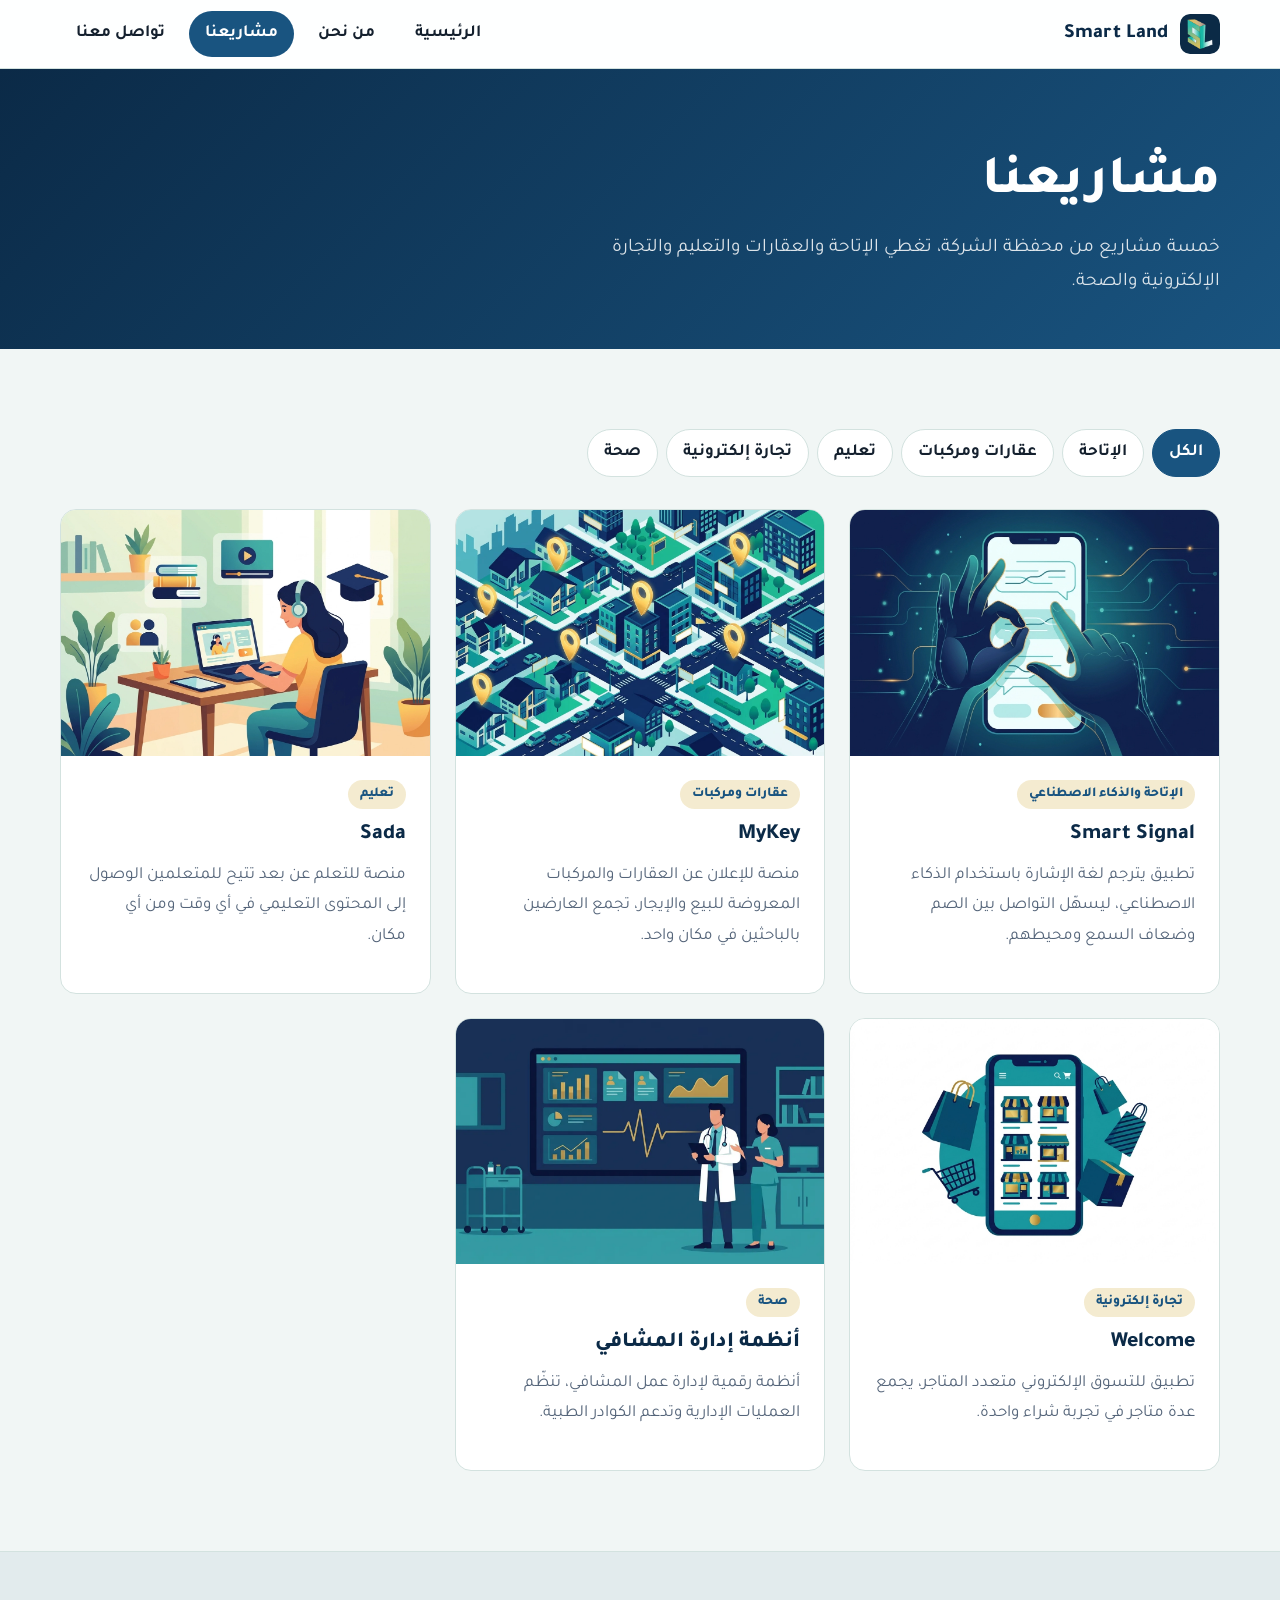
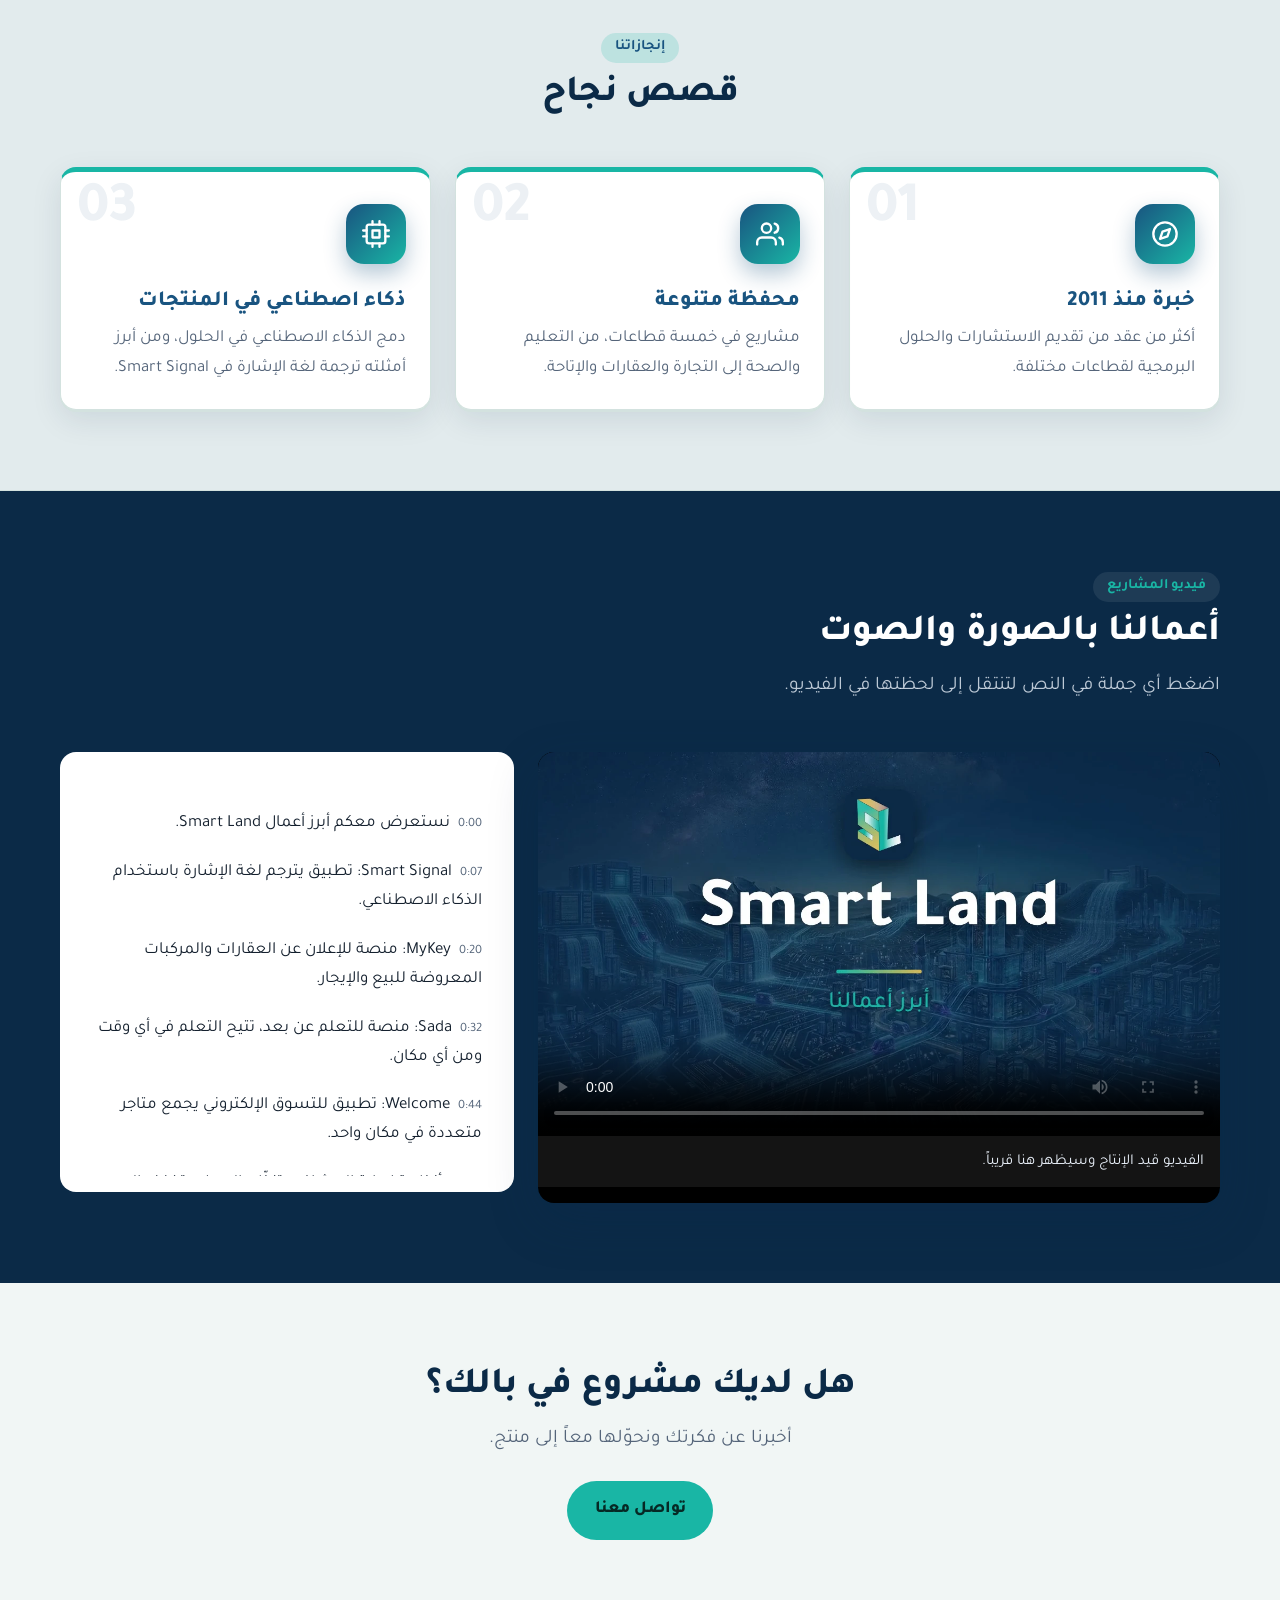
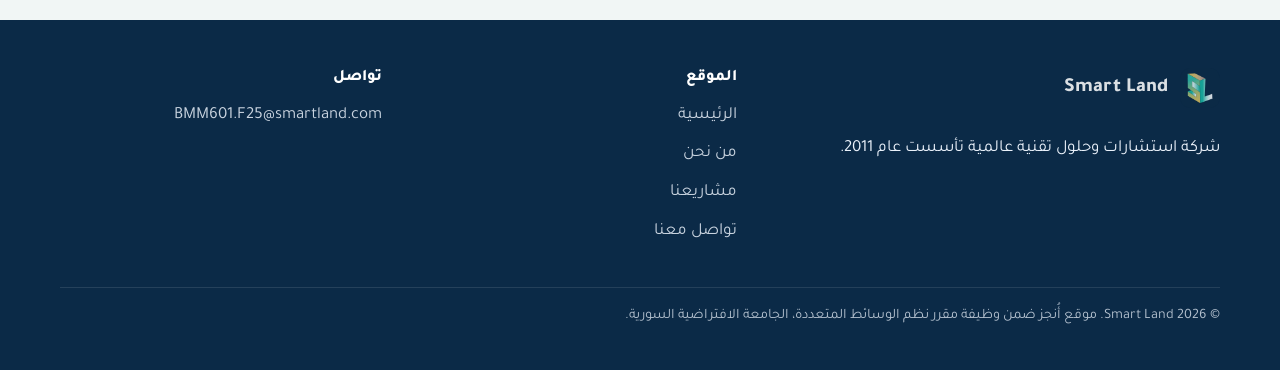
<file: projects.html>
<!doctype html>
<html lang="ar" dir="rtl">
<head>
  <meta charset="utf-8">
  <meta name="viewport" content="width=device-width, initial-scale=1">
  <title>مشاريعنا | Smart Land</title>
  <meta name="description" content="معرض مشاريع Smart Land: Smart Signal وMyKey وSada وWelcome وأنظمة إدارة المشافي.">
  <link rel="icon" type="image/webp" href="assets/images/favicon.webp">
  <link rel="preconnect" href="https://fonts.googleapis.com">
  <link rel="preconnect" href="https://fonts.gstatic.com" crossorigin>
  <link rel="stylesheet" href="https://fonts.googleapis.com/css2?family=Tajawal:wght@400;500;700;800&display=swap">
  <link rel="stylesheet" href="css/tokens.css">
  <link rel="stylesheet" href="css/base.css">
  <link rel="stylesheet" href="css/components.css">
  <script>document.documentElement.classList.add("js");</script>
</head>
<body>
  <svg width="0" height="0" style="position:absolute" aria-hidden="true" focusable="false">
    <symbol id="i-cpu" viewBox="0 0 24 24"><rect x="4" y="4" width="16" height="16" rx="2"/><rect x="9" y="9" width="6" height="6"/><path d="M9 1v3M15 1v3M9 20v3M15 20v3M20 9h3M20 14h3M1 9h3M1 14h3"/></symbol>
    <symbol id="i-compass" viewBox="0 0 24 24"><circle cx="12" cy="12" r="10"/><polygon points="16.24 7.76 14.12 14.12 7.76 16.24 9.88 9.88 16.24 7.76"/></symbol>
    <symbol id="i-users" viewBox="0 0 24 24"><path d="M17 21v-2a4 4 0 0 0-4-4H5a4 4 0 0 0-4 4v2"/><circle cx="9" cy="7" r="4"/><path d="M23 21v-2a4 4 0 0 0-3-3.87"/><path d="M16 3.13a4 4 0 0 1 0 7.75"/></symbol>
  </svg>

  <a class="skip-link" href="#main">انتقل إلى المحتوى</a>

  <header class="site-header">
    <div class="container">
      <a class="brand" href="index.html">
        <img src="assets/images/logo-main.webp" width="40" height="40" alt="شعار Smart Land">
        <span>Smart Land</span>
      </a>
      <button class="nav-toggle" aria-expanded="false" aria-controls="site-nav" aria-label="القائمة">
        <span></span><span></span><span></span>
      </button>
      <nav class="nav" id="site-nav" aria-label="التنقل الرئيسي">
        <a href="index.html">الرئيسية</a>
        <a href="about.html">من نحن</a>
        <a href="projects.html" aria-current="page">مشاريعنا</a>
        <a href="contact.html">تواصل معنا</a>
      </nav>
    </div>
  </header>

  <main id="main">
    <section class="page-hero">
      <div class="container">
        <h1>مشاريعنا</h1>
        <p>خمسة مشاريع من محفظة الشركة، تغطي الإتاحة والعقارات والتعليم والتجارة الإلكترونية والصحة.</p>
      </div>
    </section>

    <!-- ========== معرض المشاريع (فلتر + lightbox) ========== -->
    <section class="section">
      <div class="container">
        <div class="filters" role="group" aria-label="تصفية المشاريع حسب القطاع">
          <button class="filter-btn" type="button" data-filter="all" aria-pressed="true">الكل</button>
          <button class="filter-btn" type="button" data-filter="access" aria-pressed="false">الإتاحة</button>
          <button class="filter-btn" type="button" data-filter="realestate" aria-pressed="false">عقارات ومركبات</button>
          <button class="filter-btn" type="button" data-filter="education" aria-pressed="false">تعليم</button>
          <button class="filter-btn" type="button" data-filter="ecommerce" aria-pressed="false">تجارة إلكترونية</button>
          <button class="filter-btn" type="button" data-filter="health" aria-pressed="false">صحة</button>
        </div>

        <div class="grid" id="project-grid">
          <article class="project" data-sector="access">
            <button class="project__media" type="button" data-lightbox aria-label="تكبير صورة Smart Signal">
              <img src="assets/images/project-smart-signal.webp" width="1200" height="800" loading="lazy" alt="رسم توضيحي مولّد بالذكاء الاصطناعي ليدين تتحدثان بلغة الإشارة أمام هاتف يترجمها إلى نص (مشروع Smart Signal)">
            </button>
            <div class="project__body">
              <span class="tag">الإتاحة والذكاء الاصطناعي</span>
              <h2>Smart Signal</h2>
              <p>تطبيق يترجم لغة الإشارة باستخدام الذكاء الاصطناعي، ليسهّل التواصل بين الصم وضعاف السمع ومحيطهم.</p>
            </div>
          </article>

          <article class="project" data-sector="realestate">
            <button class="project__media" type="button" data-lightbox aria-label="تكبير صورة MyKey">
              <img src="assets/images/project-mykey.webp" width="1200" height="800" loading="lazy" alt="رسم توضيحي مولّد بالذكاء الاصطناعي لمدينة عليها دبابيس مواقع تمثّل عقارات ومركبات (منصة MyKey)">
            </button>
            <div class="project__body">
              <span class="tag">عقارات ومركبات</span>
              <h2>MyKey</h2>
              <p>منصة للإعلان عن العقارات والمركبات المعروضة للبيع والإيجار، تجمع العارضين بالباحثين في مكان واحد.</p>
            </div>
          </article>

          <article class="project" data-sector="education">
            <button class="project__media" type="button" data-lightbox aria-label="تكبير صورة Sada">
              <img src="assets/images/project-sada.webp" width="1200" height="800" loading="lazy" alt="رسم توضيحي مولّد بالذكاء الاصطناعي لطالبة تتعلم عن بعد عبر حاسوب محمول (منصة Sada)">
            </button>
            <div class="project__body">
              <span class="tag">تعليم</span>
              <h2>Sada</h2>
              <p>منصة للتعلم عن بعد تتيح للمتعلمين الوصول إلى المحتوى التعليمي في أي وقت ومن أي مكان.</p>
            </div>
          </article>

          <article class="project" data-sector="ecommerce">
            <button class="project__media" type="button" data-lightbox aria-label="تكبير صورة Welcome">
              <img src="assets/images/project-welcome.webp" width="1200" height="800" loading="lazy" alt="رسم توضيحي مولّد بالذكاء الاصطناعي لهاتف يعرض متاجر متعددة وأكياس تسوق (تطبيق Welcome)">
            </button>
            <div class="project__body">
              <span class="tag">تجارة إلكترونية</span>
              <h2>Welcome</h2>
              <p>تطبيق للتسوق الإلكتروني متعدد المتاجر، يجمع عدة متاجر في تجربة شراء واحدة.</p>
            </div>
          </article>

          <article class="project" data-sector="health">
            <button class="project__media" type="button" data-lightbox aria-label="تكبير صورة أنظمة إدارة المشافي">
              <img src="assets/images/project-hospital.webp" width="1200" height="800" loading="lazy" alt="رسم توضيحي مولّد بالذكاء الاصطناعي لطبيب وممرضة أمام لوحة بيانات مشفى (أنظمة إدارة المشافي)">
            </button>
            <div class="project__body">
              <span class="tag">صحة</span>
              <h2>أنظمة إدارة المشافي</h2>
              <p>أنظمة رقمية لإدارة عمل المشافي، تنظّم العمليات الإدارية وتدعم الكوادر الطبية.</p>
            </div>
          </article>
        </div>
      </div>
    </section>

    <!-- ========== إنجازات وقصص نجاح ========== -->
    <section class="section section--cards">
      <div class="container">
        <div class="section-head section-head--center reveal">
          <span class="eyebrow">إنجازاتنا</span>
          <h2>قصص نجاح</h2>
        </div>
        <div class="grid">
          <article class="card reveal">
            <span class="icon"><svg aria-hidden="true"><use href="#i-compass"/></svg></span>
            <h3>خبرة منذ 2011</h3>
            <p>أكثر من عقد من تقديم الاستشارات والحلول البرمجية لقطاعات مختلفة.</p>
          </article>
          <article class="card reveal">
            <span class="icon"><svg aria-hidden="true"><use href="#i-users"/></svg></span>
            <h3>محفظة متنوعة</h3>
            <p>مشاريع في خمسة قطاعات، من التعليم والصحة إلى التجارة والعقارات والإتاحة.</p>
          </article>
          <article class="card reveal">
            <span class="icon"><svg aria-hidden="true"><use href="#i-cpu"/></svg></span>
            <h3>ذكاء اصطناعي في المنتجات</h3>
            <p>دمج الذكاء الاصطناعي في الحلول، ومن أبرز أمثلته ترجمة لغة الإشارة في Smart Signal.</p>
          </article>
        </div>
      </div>
    </section>

    <!-- ========== فيديو معرض المشاريع ========== -->
    <section class="section section--dark" id="projects-video">
      <div class="container">
        <div class="section-head reveal">
          <span class="eyebrow">فيديو المشاريع</span>
          <h2>أعمالنا بالصورة والصوت</h2>
          <p class="lead">اضغط أي جملة في النص لتنتقل إلى لحظتها في الفيديو.</p>
        </div>
        <div class="video-block" data-video-block>
          <div class="video-player">
            <video controls preload="metadata" playsinline poster="assets/images/poster-projects.webp">
              <source src="assets/video/projects.mp4" type="video/mp4">
              <track kind="subtitles" src="assets/video/projects.ar.vtt" srclang="ar" label="العربية" default>
              متصفحك لا يدعم تشغيل الفيديو.
            </video>
            <p class="video-fallback" hidden>الفيديو قيد الإنتاج وسيظهر هنا قريباً.</p>
          </div>
          <aside class="transcript" aria-label="النص المرافق للفيديو">
            <h3>النص المرافق</h3>
            <ol data-transcript><li><button type="button" disabled>سيظهر النص هنا مع تشغيل الفيديو.</button></li></ol>
          </aside>
        </div>
      </div>
    </section>

    <section class="section cta">
      <div class="container reveal">
        <h2>هل لديك مشروع في بالك؟</h2>
        <p class="lead">أخبرنا عن فكرتك ونحوّلها معاً إلى منتج.</p>
        <div class="btn-row"><a class="btn btn--primary" href="contact.html">تواصل معنا</a></div>
      </div>
    </section>
  </main>

  <footer class="site-footer">
    <div class="container">
      <div class="footer-grid">
        <div>
          <a class="brand" href="index.html"><img src="assets/images/logo-main.webp" width="40" height="40" alt=""><span>Smart Land</span></a>
          <p>شركة استشارات وحلول تقنية عالمية تأسست عام 2011.</p>
        </div>
        <nav aria-label="روابط التذييل">
          <h3>الموقع</h3>
          <ul>
            <li><a href="index.html">الرئيسية</a></li>
            <li><a href="about.html">من نحن</a></li>
            <li><a href="projects.html">مشاريعنا</a></li>
            <li><a href="contact.html">تواصل معنا</a></li>
          </ul>
        </nav>
        <div>
          <h3>تواصل</h3>
          <ul><li><a href="mailto:BMM601.F25@smartland.com">BMM601.F25@smartland.com</a></li></ul>
        </div>
      </div>
      <p class="footer-note">© <span data-year>2026</span> Smart Land. موقع أُنجز ضمن وظيفة مقرر نظم الوسائط المتعددة، الجامعة الافتراضية السورية.</p>
    </div>
  </footer>

  <script src="js/main.js" defer></script>
  <script src="js/video-sync.js" defer></script>
</body>
</html>
</file>
<file: css/tokens.css>
/* ==========================================================================
   tokens.css — هوية Smart Land (المتغيرات فقط)
   قيم الهوية مأخوذة من ملفات R3 (تُراجَع قبل الاعتماد النهائي). لا تغيّر أسماء المتغيرات.
   باقي ملفات CSS تقرأ من هنا فقط، فتغيير هذا الملف يغيّر مظهر الموقع كله.
   ========================================================================== */

:root {
  /* الألوان (من ملفات هوية R3) */
  --color-primary: #195480;
  --color-primary-contrast: #ffffff;
  --color-accent: #19b6a5;
  --color-accent-contrast: #062925;
  --color-highlight: #d8b858;

  --color-bg: #f1f6f5;
  --color-surface: #ffffff;
  --color-dark: #0b2a47;
  --color-dark-contrast: #eaf1fa;

  --color-text: #14202e;
  --color-text-muted: #55657a;
  --color-border: #d3e2df;

  /* الخطوط (Tajawal تُحمَّل من Google Fonts في رأس كل صفحة) */
  --font-body: "Tajawal", "Segoe UI", Tahoma, Arial, sans-serif;
  --font-display: "Tajawal", "Segoe UI", Tahoma, Arial, sans-serif;

  /* الأشكال */
  --radius-sm: 8px;
  --radius: 16px;
  --radius-lg: 28px;
  --shadow: 0 10px 30px rgba(11, 42, 71, 0.10);
  --shadow-strong: 0 18px 50px rgba(11, 42, 71, 0.22);

  /* المسافات والعرض */
  --space-1: 0.25rem;
  --space-2: 0.5rem;
  --space-3: 0.75rem;
  --space-4: 1rem;
  --space-5: 1.5rem;
  --space-6: 2rem;
  --space-7: 3rem;
  --space-8: 5rem;
  --container: 1160px;
  --gutter: 20px;

  /* الحركة */
  --ease: cubic-bezier(0.2, 0.7, 0.2, 1);
  --dur: 0.5s;
}
</file>
<file: css/base.css>
/* base.css — إعادة ضبط، طباعة، تخطيط عام (RTL أولاً) */

*,
*::before,
*::after {
  box-sizing: border-box;
}

html {
  -webkit-text-size-adjust: 100%;
  scroll-behavior: smooth;
  scroll-padding-top: 84px; /* ارتفاع الهيدر الثابت */
}

body {
  margin: 0;
  font-family: var(--font-body);
  font-size: 1.0625rem;
  line-height: 1.8;
  color: var(--color-text);
  background: var(--color-bg);
  text-rendering: optimizeLegibility;
}

img,
video {
  display: block;
  max-width: 100%;
  height: auto;
}

h1,
h2,
h3,
h4 {
  margin: 0 0 var(--space-3);
  font-family: var(--font-display);
  font-weight: 800;
  line-height: 1.3;
  color: var(--color-dark);
}

h1 { font-size: clamp(2rem, 5vw, 3.4rem); }
h2 { font-size: clamp(1.6rem, 3.4vw, 2.3rem); }
h3 { font-size: 1.25rem; }

p { margin: 0 0 var(--space-4); }

a {
  color: var(--color-primary);
  text-decoration-thickness: 1px;
  text-underline-offset: 3px;
}

ul,
ol { margin: 0; padding: 0; list-style: none; }

button,
input,
textarea,
select { font: inherit; color: inherit; }

:focus-visible {
  outline: 3px solid var(--color-highlight);
  outline-offset: 3px;
  border-radius: 4px;
}

.container {
  width: min(100% - 2 * var(--gutter), var(--container));
  margin-inline: auto;
}

.section { padding-block: var(--space-8); }
.section--alt { background: var(--color-surface); }
.section--dark {
  background: var(--color-dark);
  color: var(--color-dark-contrast);
}
.section--dark h2,
.section--dark h3 { color: #fff; }

.section-head {
  max-width: 680px;
  margin-bottom: var(--space-7);
}
.section-head--center { margin-inline: auto; text-align: center; }

.eyebrow {
  display: inline-block;
  margin-bottom: var(--space-2);
  padding: 2px 14px;
  font-size: 0.9rem;
  font-weight: 700;
  color: var(--color-primary);
  background: color-mix(in srgb, var(--color-accent) 18%, transparent);
  border-radius: 999px;
}
.section--dark .eyebrow { color: var(--color-accent); background: rgba(255, 255, 255, 0.08); }

.lead { font-size: 1.2rem; color: var(--color-text-muted); }
.section--dark .lead { color: color-mix(in srgb, var(--color-dark-contrast) 80%, transparent); }

.visually-hidden {
  position: absolute !important;
  width: 1px;
  height: 1px;
  margin: -1px;
  padding: 0;
  overflow: hidden;
  clip: rect(0, 0, 0, 0);
  white-space: nowrap;
  border: 0;
}

.skip-link {
  position: absolute;
  inset-block-start: -60px;
  inset-inline-start: var(--gutter);
  z-index: 200;
  padding: var(--space-2) var(--space-4);
  color: #fff;
  background: var(--color-primary);
  border-radius: var(--radius-sm);
}
.skip-link:focus { inset-block-start: var(--space-3); }

/* ظهور تدريجي عند التمرير (يُفعَّل بالجافاسكربت فقط، فلا يختفي المحتوى بدونها) */
.js .reveal {
  opacity: 0;
  transform: translateY(24px);
  transition: opacity var(--dur) var(--ease), transform var(--dur) var(--ease);
}
.js .reveal.is-visible { opacity: 1; transform: none; }

@media (prefers-reduced-motion: reduce) {
  html { scroll-behavior: auto; }
  .js .reveal { opacity: 1; transform: none; transition: none; }
  * { animation-duration: 0.01ms !important; transition-duration: 0.01ms !important; }
}
</file>
<file: css/components.css>
/* components.css — مكوّنات الواجهة. لا ألوان صريحة هنا: كلها من tokens.css */

/* ---------- الهيدر والتنقل ---------- */
.site-header {
  position: sticky;
  inset-block-start: 0;
  z-index: 100;
  background: color-mix(in srgb, var(--color-surface) 92%, transparent);
  backdrop-filter: blur(10px);
  border-block-end: 1px solid var(--color-border);
}
.site-header .container {
  display: flex;
  align-items: center;
  justify-content: space-between;
  gap: var(--space-4);
  min-height: 68px;
}
.brand {
  display: inline-flex;
  align-items: center;
  gap: var(--space-3);
  font-weight: 800;
  font-size: 1.25rem;
  color: var(--color-dark);
  text-decoration: none;
}
.brand img { width: 40px; height: 40px; border-radius: 10px; }

.nav-toggle {
  display: none;
  padding: var(--space-2) var(--space-3);
  background: none;
  border: 1px solid var(--color-border);
  border-radius: var(--radius-sm);
  cursor: pointer;
}
.nav-toggle span {
  display: block;
  width: 22px;
  height: 2px;
  margin-block: 5px;
  background: var(--color-dark);
}
.nav { display: flex; align-items: center; gap: var(--space-2); }
.nav a {
  padding: var(--space-2) var(--space-4);
  font-weight: 700;
  color: var(--color-text);
  text-decoration: none;
  border-radius: 999px;
  transition: background 0.2s, color 0.2s;
}
.nav a:hover { background: color-mix(in srgb, var(--color-accent) 16%, transparent); }
.nav a[aria-current="page"] { color: var(--color-primary-contrast); background: var(--color-primary); }

@media (max-width: 820px) {
  .nav-toggle { display: block; }
  .nav {
    position: absolute;
    inset-inline: 0;
    inset-block-start: 100%;
    flex-direction: column;
    align-items: stretch;
    padding: var(--space-3) var(--gutter) var(--space-5);
    background: var(--color-surface);
    border-block-end: 1px solid var(--color-border);
    box-shadow: var(--shadow);
    display: none;
  }
  .nav.is-open { display: flex; }
  .nav a { padding: var(--space-3) var(--space-4); }
}

/* ---------- الأزرار ---------- */
.btn {
  display: inline-flex;
  align-items: center;
  justify-content: center;
  gap: var(--space-2);
  padding: 0.75rem 1.6rem;
  font-weight: 800;
  text-decoration: none;
  border: 2px solid transparent;
  border-radius: 999px;
  cursor: pointer;
  transition: transform 0.2s var(--ease), box-shadow 0.2s, background 0.2s;
}
.btn:hover { transform: translateY(-2px); box-shadow: var(--shadow); }
.btn--primary { color: var(--color-accent-contrast); background: var(--color-accent); }
.btn--ghost { color: #fff; border-color: rgba(255, 255, 255, 0.55); background: transparent; }
.btn--ghost:hover { background: rgba(255, 255, 255, 0.12); }
.btn--dark { color: var(--color-primary-contrast); background: var(--color-primary); }
.btn-row { display: flex; flex-wrap: wrap; gap: var(--space-3); margin-block-start: var(--space-5); }

/* ---------- الواجهة الرئيسية (hero) ---------- */
.hero {
  position: relative;
  display: grid;
  align-items: center;
  min-height: min(88vh, 760px);
  color: #fff;
  background: var(--color-dark);
  overflow: hidden;
  isolation: isolate;
}
.hero__bg {
  position: absolute;
  inset: 0;
  z-index: -2;
  width: 100%;
  height: 100%;
  object-fit: cover;
}
.hero::after {
  content: "";
  position: absolute;
  inset: 0;
  z-index: -1;
  background: linear-gradient(
    270deg,
    color-mix(in srgb, var(--color-dark) 92%, transparent) 15%,
    color-mix(in srgb, var(--color-dark) 45%, transparent) 100%
  );
}
.hero .container { padding-block: var(--space-8); }
.hero h1 { max-width: 16ch; color: #fff; }
.hero p { max-width: 54ch; font-size: 1.25rem; color: color-mix(in srgb, #fff 88%, transparent); }
.hero .eyebrow { color: var(--color-accent); background: rgba(255, 255, 255, 0.1); }

.page-hero {
  padding-block: var(--space-8) var(--space-7);
  color: #fff;
  background: linear-gradient(135deg, var(--color-dark), var(--color-primary));
}
.page-hero h1 { color: #fff; margin-bottom: var(--space-3); }
.page-hero p { max-width: 60ch; margin: 0; font-size: 1.2rem; color: color-mix(in srgb, #fff 85%, transparent); }

/* ---------- الإحصاءات ---------- */
.stats {
  display: grid;
  grid-template-columns: repeat(auto-fit, minmax(200px, 1fr));
  gap: var(--space-5);
  margin-block-start: calc(var(--space-7) * -1);
  position: relative;
  z-index: 2;
}
/* المربع = زر. perspective هنا تعطي عمقاً ثلاثي الأبعاد للقلب */
.stat {
  display: block;
  padding: 0;
  font: inherit;
  text-align: center;
  color: inherit;
  background: none;
  border: 0;
  border-radius: var(--radius);
  cursor: pointer;
  perspective: 900px;
}
/* هذا العنصر هو الذي يدور (الكلاس flip-diagonal-2-tl يُضاف عليه من main.js) */
.stat__inner {
  position: relative;
  display: block;
  min-height: 150px;
  transform-style: preserve-3d;
}
.stat__face {
  position: absolute;
  inset: 0;
  display: flex;
  flex-direction: column;
  align-items: center;
  justify-content: center;
  gap: var(--space-1);
  padding: var(--space-4);
  background: var(--color-surface);
  border: 1px solid var(--color-border);
  border-radius: var(--radius);
  box-shadow: var(--shadow);
  -webkit-backface-visibility: hidden;
          backface-visibility: hidden;
}
/* الوجه الخلفي مقلوب مسبقاً حول المحور نفسه، فيظهر مستقيماً بعد القلب */
.stat__face--back {
  color: var(--color-primary-contrast);
  background: var(--color-primary);
  border-color: var(--color-primary);
  -webkit-transform: rotate3d(-1, 1, 0, 180deg);
          transform: rotate3d(-1, 1, 0, 180deg);
}
.stat__label { font-weight: 700; color: var(--color-dark); }
.stat__hint { font-size: 0.85rem; color: var(--color-text-muted); }
.stat__value {
  font-size: 2.6rem;
  line-height: 1.2;
  color: var(--color-primary-contrast);
}
.stat__face--back .stat__label { color: color-mix(in srgb, var(--color-primary-contrast) 85%, transparent); }
.stat:hover .stat__face--front { border-color: var(--color-accent); }

/* ----------------------------------------------
 * انيمشن القلب: Animista (flip-diagonal-2-tl)
 * Licensed under FreeBSD License. http://animista.net/license
 * ---------------------------------------------- */
.flip-diagonal-2-tl {
	-webkit-animation: flip-diagonal-2-tl 0.4s cubic-bezier(0.455, 0.030, 0.515, 0.955) both;
	        animation: flip-diagonal-2-tl 0.4s cubic-bezier(0.455, 0.030, 0.515, 0.955) both;
}
@-webkit-keyframes flip-diagonal-2-tl {
  0% {
    -webkit-transform: rotate3d(-1, 1, 0, 0deg);
            transform: rotate3d(-1, 1, 0, 0deg);
  }
  100% {
    -webkit-transform: rotate3d(-1, 1, 0, -180deg);
            transform: rotate3d(-1, 1, 0, -180deg);
  }
}
@keyframes flip-diagonal-2-tl {
  0% {
    -webkit-transform: rotate3d(-1, 1, 0, 0deg);
            transform: rotate3d(-1, 1, 0, 0deg);
  }
  100% {
    -webkit-transform: rotate3d(-1, 1, 0, -180deg);
            transform: rotate3d(-1, 1, 0, -180deg);
  }
}

/* القلب العكسي (إضافتنا): يعيد المربع إلى وجهه الأمامي عند الضغط مرة ثانية */
.flip-diagonal-2-tl-back {
	-webkit-animation: flip-diagonal-2-tl-back 0.4s cubic-bezier(0.455, 0.030, 0.515, 0.955) both;
	        animation: flip-diagonal-2-tl-back 0.4s cubic-bezier(0.455, 0.030, 0.515, 0.955) both;
}
@-webkit-keyframes flip-diagonal-2-tl-back {
  0% {
    -webkit-transform: rotate3d(-1, 1, 0, -180deg);
            transform: rotate3d(-1, 1, 0, -180deg);
  }
  100% {
    -webkit-transform: rotate3d(-1, 1, 0, 0deg);
            transform: rotate3d(-1, 1, 0, 0deg);
  }
}
@keyframes flip-diagonal-2-tl-back {
  0% {
    -webkit-transform: rotate3d(-1, 1, 0, -180deg);
            transform: rotate3d(-1, 1, 0, -180deg);
  }
  100% {
    -webkit-transform: rotate3d(-1, 1, 0, 0deg);
            transform: rotate3d(-1, 1, 0, 0deg);
  }
}

/* ---------- البطاقات ---------- */
.grid {
  display: grid;
  grid-template-columns: repeat(auto-fill, minmax(280px, 1fr));
  gap: var(--space-5);
}
.card {
  display: flex;
  flex-direction: column;
  padding: var(--space-5);
  background: var(--color-surface);
  border: 1px solid var(--color-border);
  border-radius: var(--radius);
  transition: transform 0.25s var(--ease), box-shadow 0.25s;
}
.card:hover { transform: translateY(-4px); box-shadow: var(--shadow); }
.card p { margin: 0; color: var(--color-text-muted); }
.card h2,
.project__body h2 { font-size: 1.35rem; }
.section--alt .card { background: var(--color-bg); }

.icon {
  display: grid;
  place-items: center;
  width: 52px;
  height: 52px;
  margin-bottom: var(--space-4);
  color: var(--color-primary);
  background: color-mix(in srgb, var(--color-accent) 20%, transparent);
  border-radius: 14px;
}
.icon svg {
  width: 26px;
  height: 26px;
  fill: none;
  stroke: currentColor;
  stroke-width: 2;
  stroke-linecap: round;
  stroke-linejoin: round;
}

.split {
  display: grid;
  grid-template-columns: 1fr 1fr;
  gap: var(--space-7);
  align-items: center;
}
.split img { width: 100%; border-radius: var(--radius-lg); box-shadow: var(--shadow-strong); }
@media (max-width: 820px) { .split { grid-template-columns: 1fr; gap: var(--space-5); } }

.steps { counter-reset: step; display: grid; gap: var(--space-4); }
.steps li {
  counter-increment: step;
  display: grid;
  grid-template-columns: 48px 1fr;
  gap: var(--space-4);
  align-items: start;
}
.steps li::before {
  content: counter(step);
  display: grid;
  place-items: center;
  width: 48px;
  height: 48px;
  font-weight: 800;
  color: var(--color-primary-contrast);
  background: var(--color-primary);
  border-radius: 50%;
}
.steps strong { display: block; color: var(--color-dark); }

/* ---------- المشاريع ---------- */
.filters { display: flex; flex-wrap: wrap; gap: var(--space-2); margin-bottom: var(--space-6); }
.filter-btn {
  padding: var(--space-2) var(--space-4);
  font-weight: 700;
  background: var(--color-surface);
  border: 1px solid var(--color-border);
  border-radius: 999px;
  cursor: pointer;
}
.filter-btn[aria-pressed="true"] {
  color: var(--color-primary-contrast);
  background: var(--color-primary);
  border-color: var(--color-primary);
}

.project {
  display: flex;
  flex-direction: column;
  overflow: hidden;
  background: var(--color-surface);
  border: 1px solid var(--color-border);
  border-radius: var(--radius);
  transition: transform 0.25s var(--ease), box-shadow 0.25s;
}
.project:hover { transform: translateY(-4px); box-shadow: var(--shadow-strong); }
.project[hidden] { display: none; }
.project > img { width: 100%; aspect-ratio: 3 / 2; object-fit: cover; }
.project__media {
  position: relative;
  padding: 0;
  border: 0;
  background: none;
  cursor: zoom-in;
  overflow: hidden;
}
.project__media img {
  width: 100%;
  aspect-ratio: 3 / 2;
  object-fit: cover;
  transition: transform 0.6s var(--ease);
}
.project:hover .project__media img { transform: scale(1.06); }
.project__body { display: flex; flex: 1; flex-direction: column; padding: var(--space-5); }
.project__body p { color: var(--color-text-muted); }
.tag {
  align-self: flex-start;
  margin-bottom: var(--space-3);
  padding: 2px 12px;
  font-size: 0.85rem;
  font-weight: 800;
  color: var(--color-primary);
  background: color-mix(in srgb, var(--color-highlight) 28%, transparent);
  border-radius: 999px;
}

/* ---------- الفيديو + النص المتزامن ---------- */
.video-block {
  display: grid;
  grid-template-columns: 1.5fr 1fr;
  gap: var(--space-5);
  align-items: stretch;
}
@media (max-width: 900px) { .video-block { grid-template-columns: 1fr; } }

.video-player {
  position: relative;
  overflow: hidden;
  background: #000;
  border-radius: var(--radius);
  box-shadow: var(--shadow-strong);
}
.video-player video { width: 100%; aspect-ratio: 16 / 9; background: #000; }
.video-fallback {
  padding: var(--space-3) var(--space-4);
  font-size: 0.95rem;
  color: var(--color-dark-contrast);
  background: rgba(255, 255, 255, 0.08);
}
.video-fallback[hidden] { display: none; }

.transcript {
  display: flex;
  flex-direction: column;
  min-height: 0;
  max-height: 440px;
  padding: var(--space-4);
  color: var(--color-text);
  background: var(--color-surface);
  border-radius: var(--radius);
}
.transcript h3 { margin-bottom: var(--space-3); font-size: 1.05rem; }
.transcript ol {
  position: relative; /* كي تحسب offsetTop داخل القائمة نفسها (video-sync.js) */
  flex: 1;
  min-height: 0;
  overflow-y: auto;
  display: grid;
  align-content: start;
  gap: var(--space-1);
}
.transcript button {
  display: block;
  width: 100%;
  padding: var(--space-2) var(--space-3);
  text-align: start;
  line-height: 1.7;
  background: none;
  border: 0;
  border-inline-start: 4px solid transparent;
  border-radius: var(--radius-sm);
  cursor: pointer;
  transition: background 0.2s;
}
.transcript button:hover { background: var(--color-bg); }
.transcript .is-active button {
  font-weight: 800;
  background: color-mix(in srgb, var(--color-accent) 18%, transparent);
  border-inline-start-color: var(--color-accent);
}
.transcript time { margin-inline-end: var(--space-2); font-size: 0.8rem; color: var(--color-text-muted); }

/* ---------- Lightbox ---------- */
dialog.lightbox {
  width: min(94vw, 1100px);
  max-height: 92vh;
  padding: 0;
  overflow: hidden;
  color: #fff;
  background: var(--color-dark);
  border: 0;
  border-radius: var(--radius);
}
dialog.lightbox::backdrop { background: rgba(4, 12, 24, 0.82); }
dialog.lightbox img { width: 100%; max-height: 80vh; object-fit: contain; }
dialog.lightbox p { margin: 0; padding: var(--space-3) var(--space-5); }
.lightbox__close {
  position: absolute;
  inset-block-start: var(--space-3);
  inset-inline-end: var(--space-3);
  width: 42px;
  height: 42px;
  font-size: 1.5rem;
  line-height: 1;
  color: #fff;
  background: rgba(0, 0, 0, 0.55);
  border: 0;
  border-radius: 50%;
  cursor: pointer;
}

/* ---------- التواصل ---------- */
.contact-grid { display: grid; grid-template-columns: 1fr 1.2fr; gap: var(--space-6); align-items: start; }
@media (max-width: 820px) { .contact-grid { grid-template-columns: 1fr; } }
.contact-list { display: grid; gap: var(--space-4); }
.contact-list li { display: flex; gap: var(--space-4); align-items: flex-start; }
.contact-list .icon { flex: none; margin: 0; }
.contact-list strong { display: block; color: var(--color-dark); }

.form { display: grid; gap: var(--space-4); padding: var(--space-6); background: var(--color-surface); border: 1px solid var(--color-border); border-radius: var(--radius); box-shadow: var(--shadow); }
.form label { display: grid; gap: var(--space-2); font-weight: 700; }
.form input,
.form textarea {
  padding: 0.75rem 1rem;
  background: var(--color-bg);
  border: 1px solid var(--color-border);
  border-radius: var(--radius-sm);
}
.form input:focus,
.form textarea:focus { outline: 3px solid color-mix(in srgb, var(--color-accent) 50%, transparent); border-color: var(--color-accent); }
.form textarea { min-height: 150px; resize: vertical; }

/* ---------- دعوة للتواصل + التذييل ---------- */
.cta { text-align: center; }
.cta p { max-width: 52ch; margin-inline: auto; }
.cta .btn-row { justify-content: center; }

.site-footer {
  padding-block: var(--space-7) var(--space-5);
  color: var(--color-dark-contrast);
  background: var(--color-dark);
}
.site-footer .brand { color: #fff; }
.footer-grid { display: grid; grid-template-columns: 1.4fr 1fr 1fr; gap: var(--space-6); }
@media (max-width: 820px) { .footer-grid { grid-template-columns: 1fr; } }
.site-footer h3 { font-size: 1rem; color: #fff; }
.site-footer .brand + p { margin-block-start: var(--space-3); }
.site-footer a { color: var(--color-dark-contrast); text-decoration: none; opacity: 0.85; }
.site-footer a:hover { opacity: 1; text-decoration: underline; }
.site-footer li { margin-bottom: var(--space-2); }
.footer-note {
  margin-block-start: var(--space-6);
  padding-block-start: var(--space-4);
  font-size: 0.9rem;
  border-block-start: 1px solid rgba(255, 255, 255, 0.14);
  opacity: 0.75;
}

/* ============================================================
   بطاقات الأقسام (الخدمات في الرئيسية، الرسالة في من نحن، قصص النجاح
   في المشاريع) — بطاقات فاتحة بشريط ملوّن وأيقونة متدرّجة، وتمتلئ
   بلون الهوية عند المرور. تُفعَّل بإضافة .section--cards إلى القسم.
   كل الألوان من tokens.css فقط.
   ============================================================ */
/* شريط بلون أغمق قليلاً من الصفحة ليفصل القسم عمّا قبله وبعده وتبرز البطاقات البيضاء */
.section--cards {
  background: color-mix(in srgb, var(--color-primary) 7%, var(--color-bg));
  border-block: 1px solid var(--color-border);
}
.section--cards .grid { counter-reset: cardnum; }

.section--cards .card {
  position: relative;
  isolation: isolate;
  overflow: hidden;
  counter-increment: cardnum;
  padding: var(--space-6) var(--space-5) var(--space-5);
  background: var(--color-surface);
  border-color: var(--color-border);
  border-block-start: 5px solid var(--color-accent);
  box-shadow: 0 2px 0 var(--color-border), var(--shadow);
  transition:
    opacity var(--dur) var(--ease),
    transform 0.35s var(--ease),
    box-shadow 0.35s var(--ease),
    border-color 0.35s var(--ease);
}
.section--cards .card:hover {
  transform: translateY(-8px);
  border-color: var(--color-primary);
  box-shadow: var(--shadow-strong);
}

.section--cards .card h2,
.section--cards .card h3 {
  margin: 0 0 var(--space-2);
  font-size: 1.35rem;
  color: var(--color-primary);
  transition: color 0.35s var(--ease);
}
.section--cards .card p {
  line-height: 1.8;
  transition: color 0.35s var(--ease);
}

/* رقم الخدمة كعلامة مائية في الزاوية */
.section--cards .card::after {
  content: counter(cardnum, decimal-leading-zero);
  position: absolute;
  inset-block-start: var(--space-3);
  inset-inline-end: var(--space-4);
  font-size: 3.6rem;
  font-weight: 800;
  line-height: 1;
  letter-spacing: -0.02em;
  color: var(--color-primary);
  opacity: 0.08;
  pointer-events: none;
  transition: color 0.35s var(--ease), opacity 0.35s var(--ease);
}

/* طبقة التعبئة التي تظهر عند المرور */
.section--cards .card::before {
  content: "";
  position: absolute;
  inset: 0;
  z-index: -1;
  background:
    radial-gradient(420px 220px at 100% 0%, color-mix(in srgb, var(--color-accent) 45%, transparent), transparent 70%),
    linear-gradient(160deg, var(--color-primary), var(--color-dark));
  opacity: 0;
  transition: opacity 0.4s var(--ease);
}

.section--cards .icon {
  width: 60px;
  height: 60px;
  margin-bottom: var(--space-5);
  border-radius: 18px;
  color: #fff;
  background: linear-gradient(135deg, var(--color-primary), var(--color-accent));
  box-shadow: 0 10px 22px color-mix(in srgb, var(--color-primary) 32%, transparent);
  transition: transform 0.35s var(--ease), background 0.35s var(--ease), color 0.35s var(--ease), box-shadow 0.35s var(--ease);
}
.section--cards .icon svg { width: 28px; height: 28px; }

.section--cards .card:hover::before { opacity: 1; }
.section--cards .card:hover h2,
.section--cards .card:hover h3 { color: #fff; }
.section--cards .card:hover p { color: color-mix(in srgb, var(--color-dark-contrast) 85%, transparent); }
.section--cards .card:hover::after { color: #fff; opacity: 0.1; }
.section--cards .card:hover .icon {
  transform: scale(1.08) rotate(-6deg);
  color: var(--color-dark);
  background: var(--color-highlight);
  box-shadow: 0 10px 24px rgba(0, 0, 0, 0.25);
}

/* لمستخدمي لوحة المفاتيح: نفس تأثير المرور عند التركيز داخل البطاقة (إن أضيف رابط لاحقاً) */
.section--cards .card:focus-within::before { opacity: 1; }

@media (prefers-reduced-motion: reduce) {
  .section--cards .card:hover,
  .section--cards .card:hover .icon { transform: none; }
}

/* ---------- هويتنا البصرية (صفحة من نحن) ---------- */
.logo-panel {
  display: grid;
  place-items: center;
  padding: var(--space-5);
  margin-block: var(--space-5) 0;
  background:
    radial-gradient(420px 220px at 100% 0%, color-mix(in srgb, var(--color-accent) 30%, transparent), transparent 70%),
    var(--color-dark);
  border-radius: var(--radius);
}
.logo-panel img { width: min(220px, 70%); height: auto; }
.swatches {
  list-style: none;
  padding: 0;
  margin: var(--space-4) 0 0;
  display: grid;
  grid-template-columns: repeat(2, minmax(0, 1fr));
  gap: var(--space-3);
}
.swatches li {
  display: flex;
  align-items: center;
  gap: var(--space-3);
  padding: var(--space-3);
  background: var(--color-surface);
  border: 1px solid var(--color-border);
  border-radius: var(--radius-sm);
  line-height: 1.4;
}
.swatches .chip {
  flex: none;
  width: 44px;
  height: 44px;
  border-radius: 12px;
  background: var(--sw);
  box-shadow: inset 0 0 0 1px rgba(0, 0, 0, 0.1);
}
.swatches strong { display: block; color: var(--color-dark); }
.swatches code { direction: ltr; unicode-bidi: isolate; font-size: 0.85rem; color: var(--color-text-muted); }
@media (max-width: 520px) { .swatches { grid-template-columns: 1fr; } }
</file>
